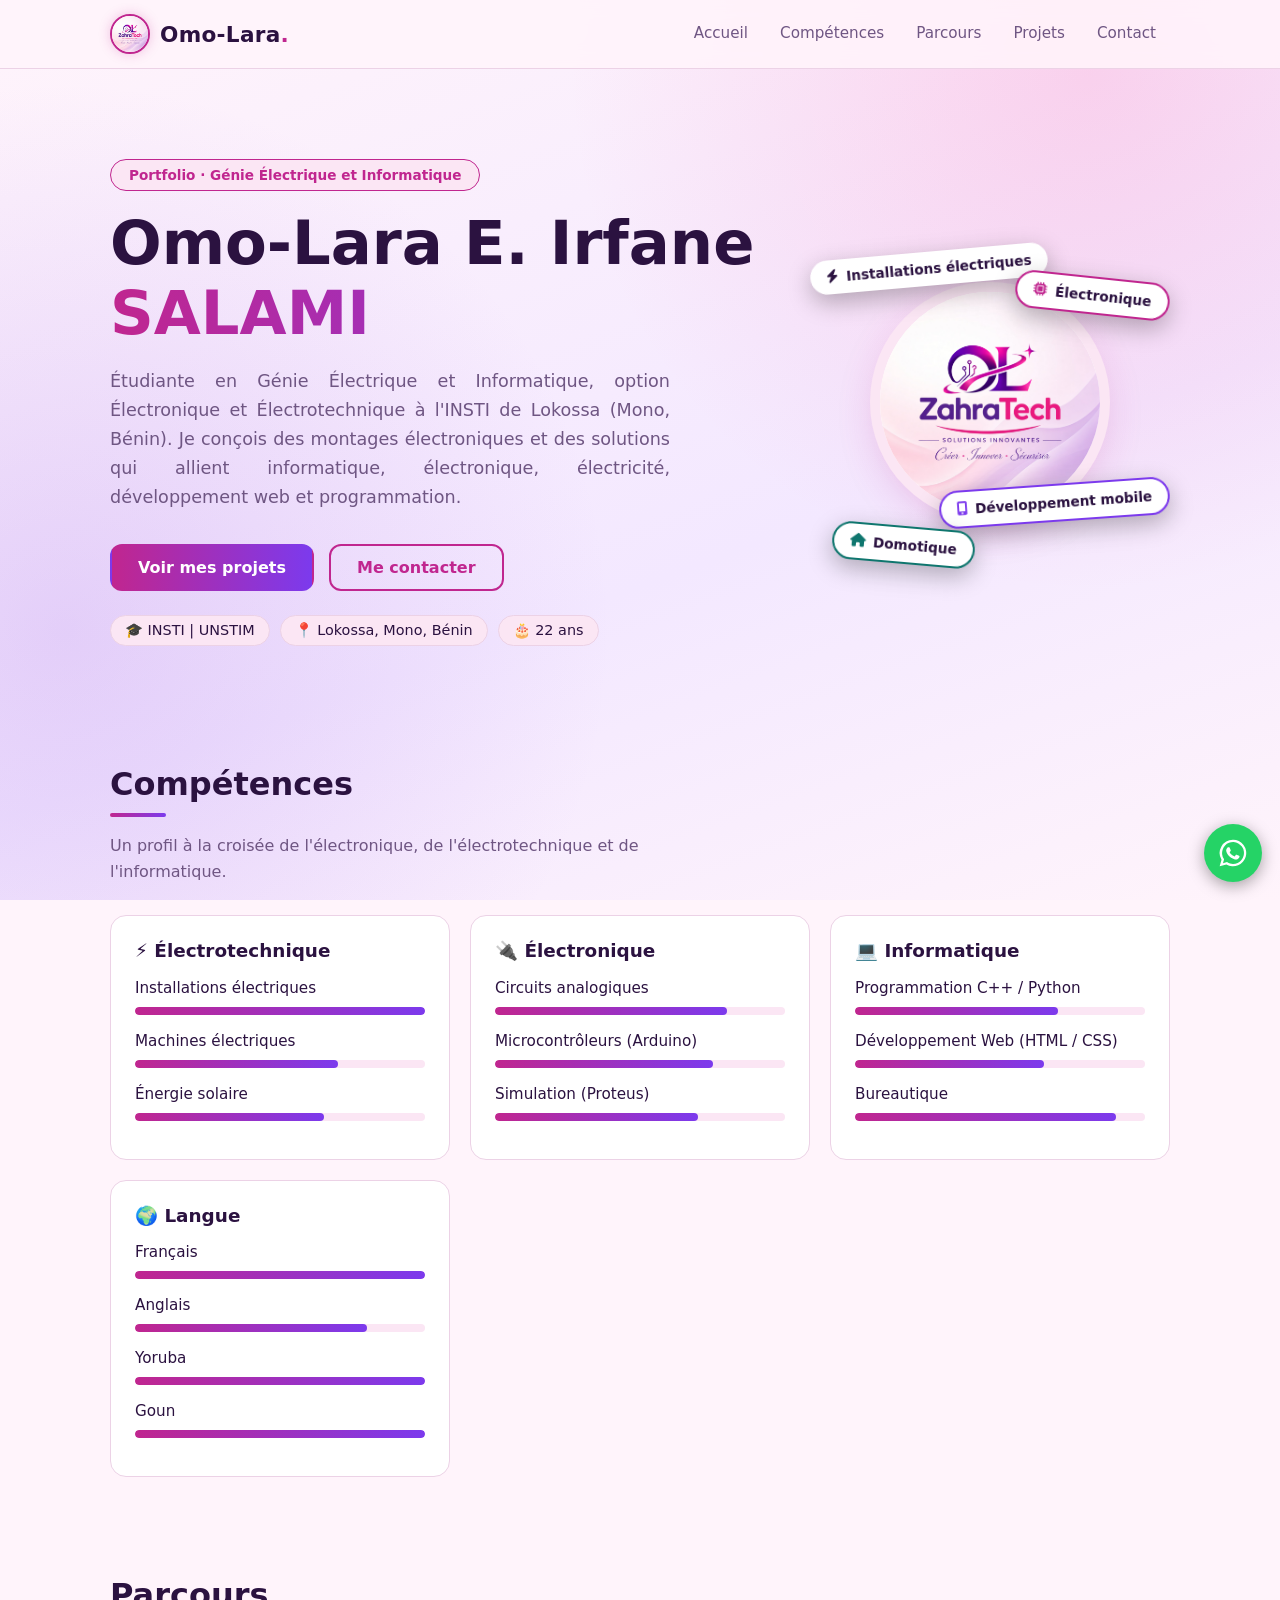
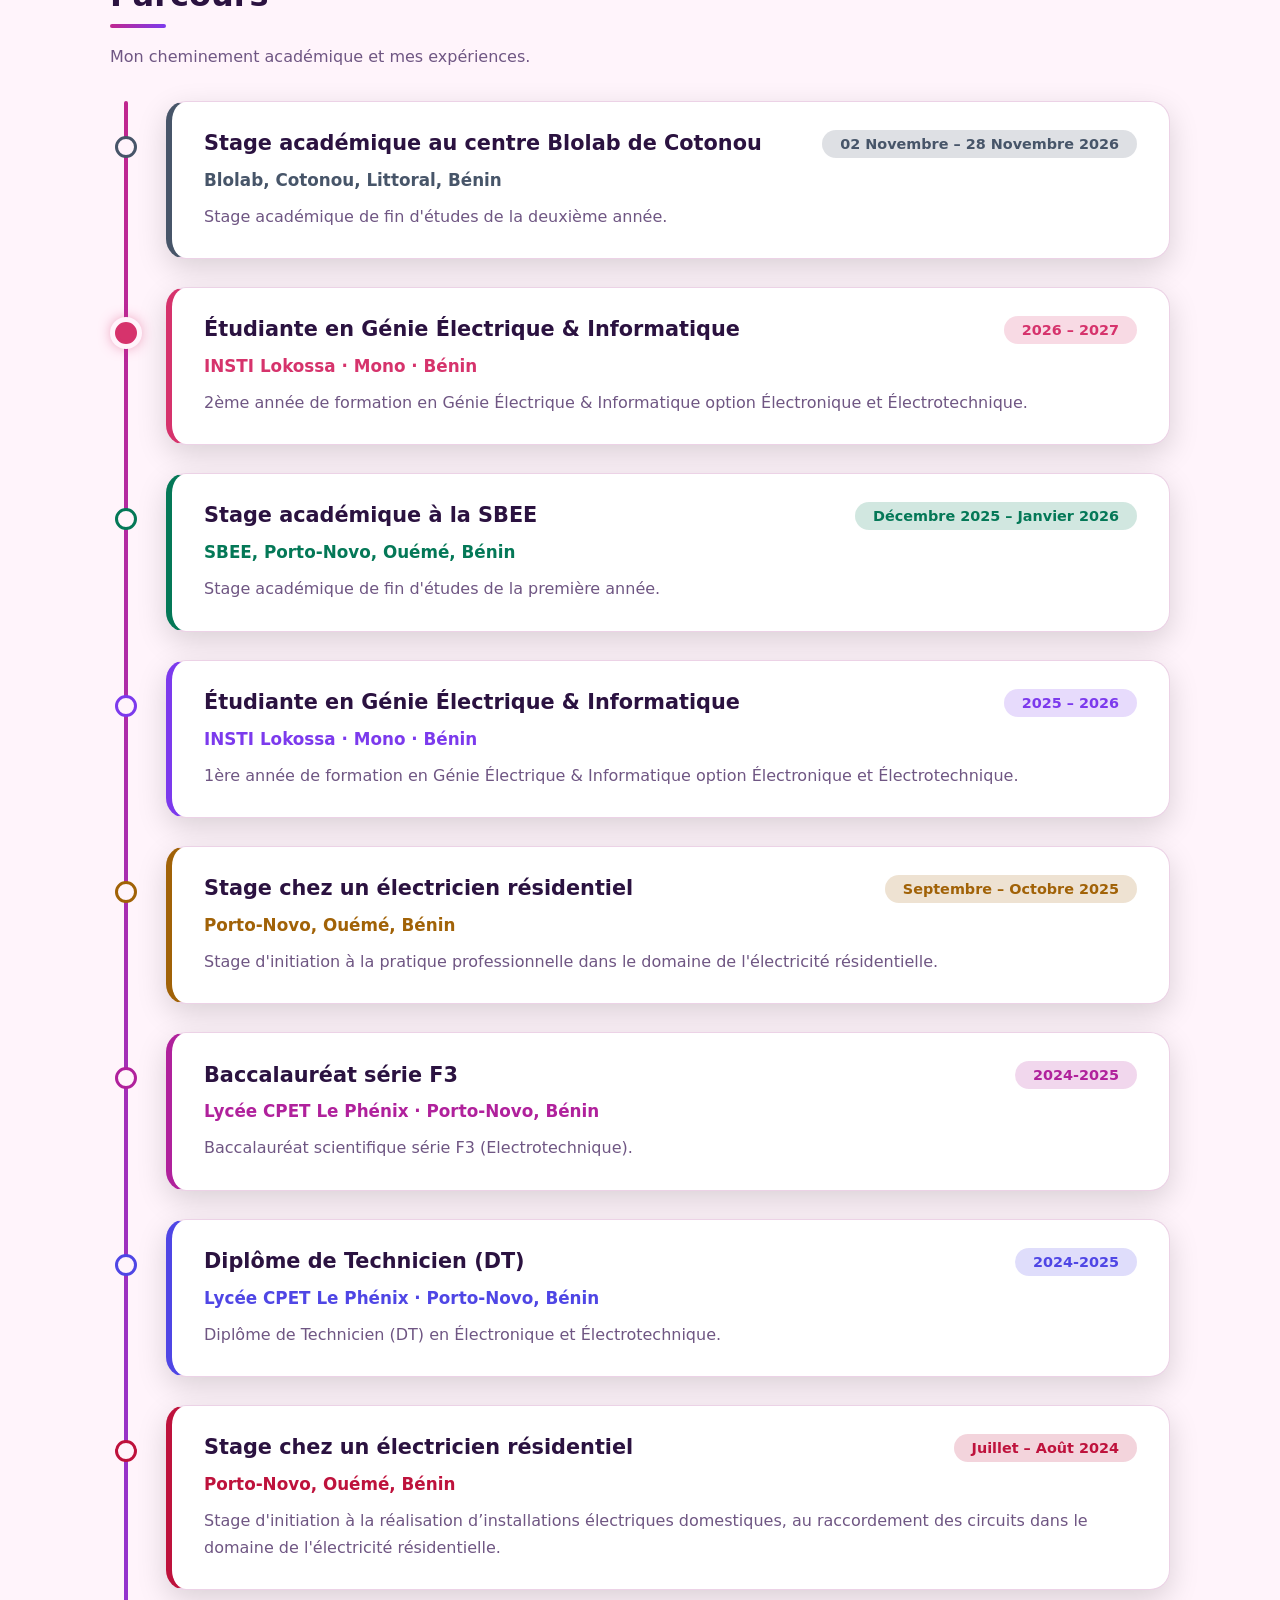
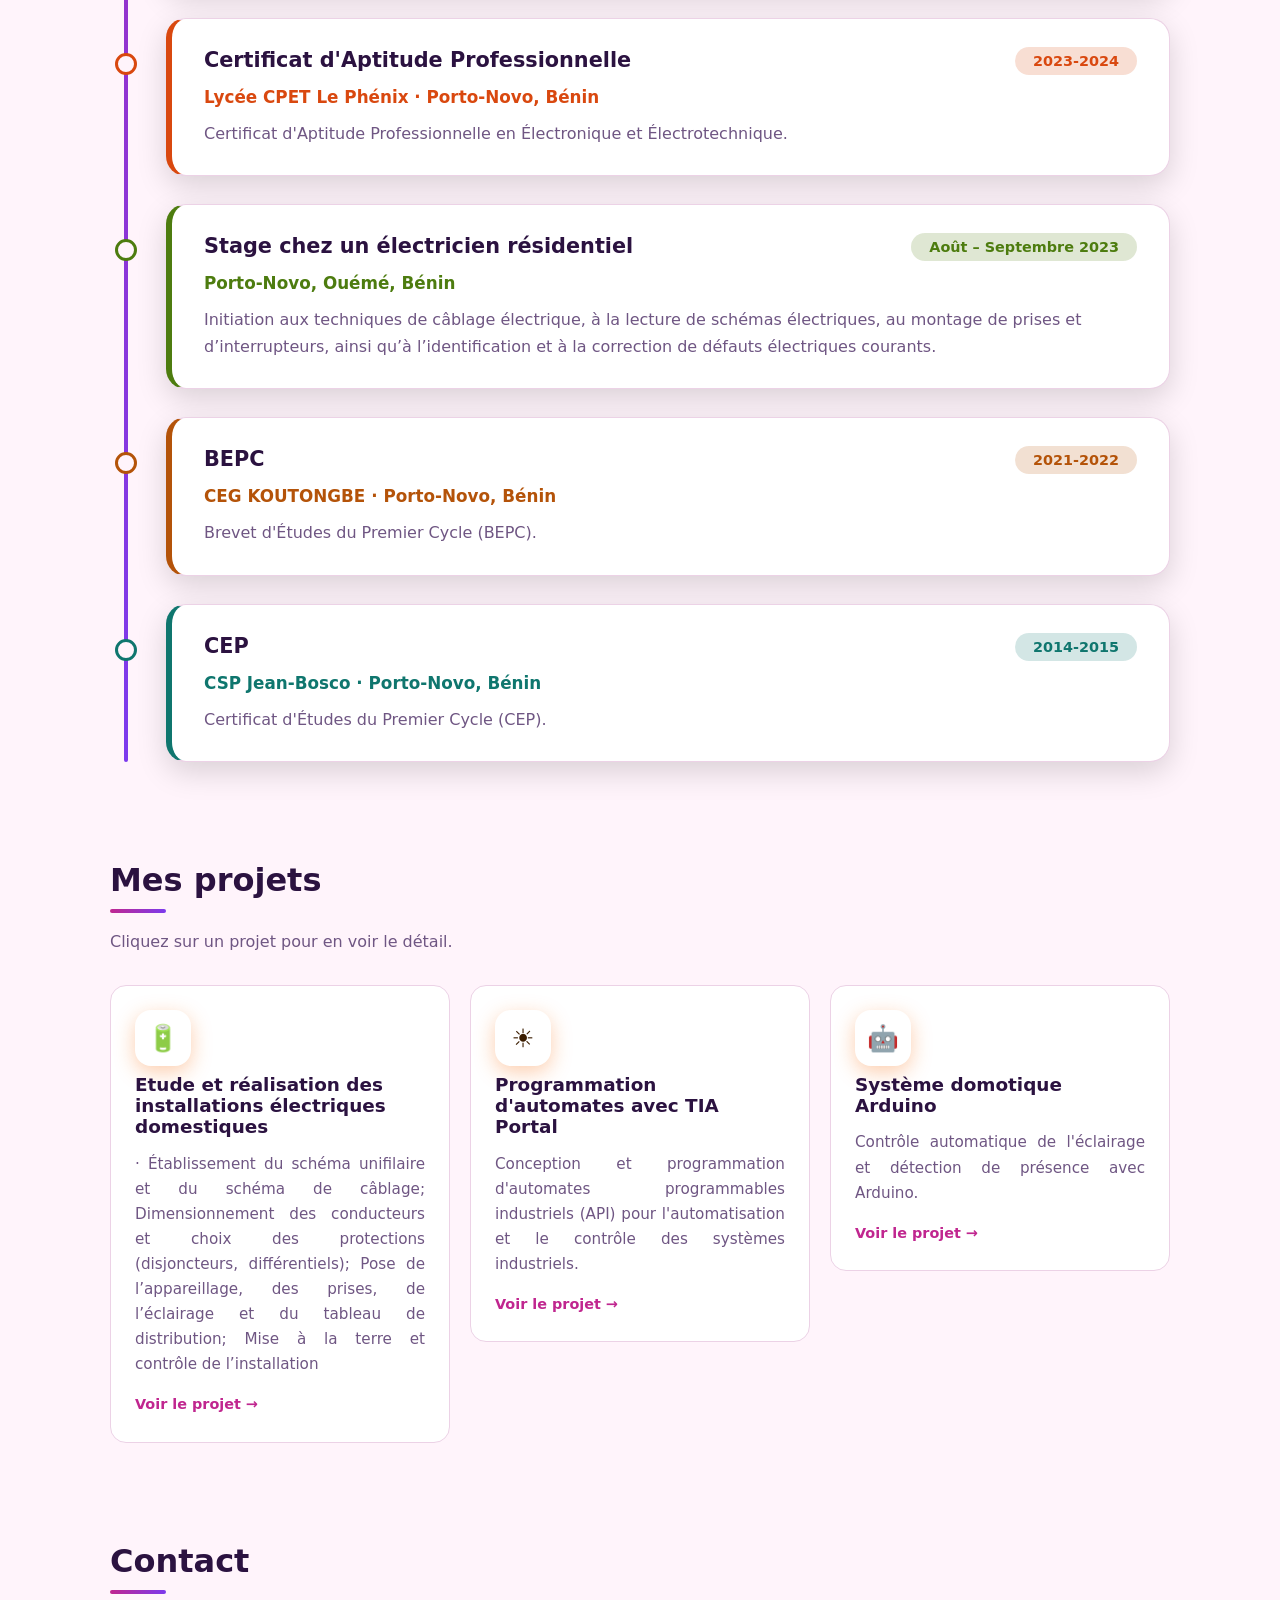
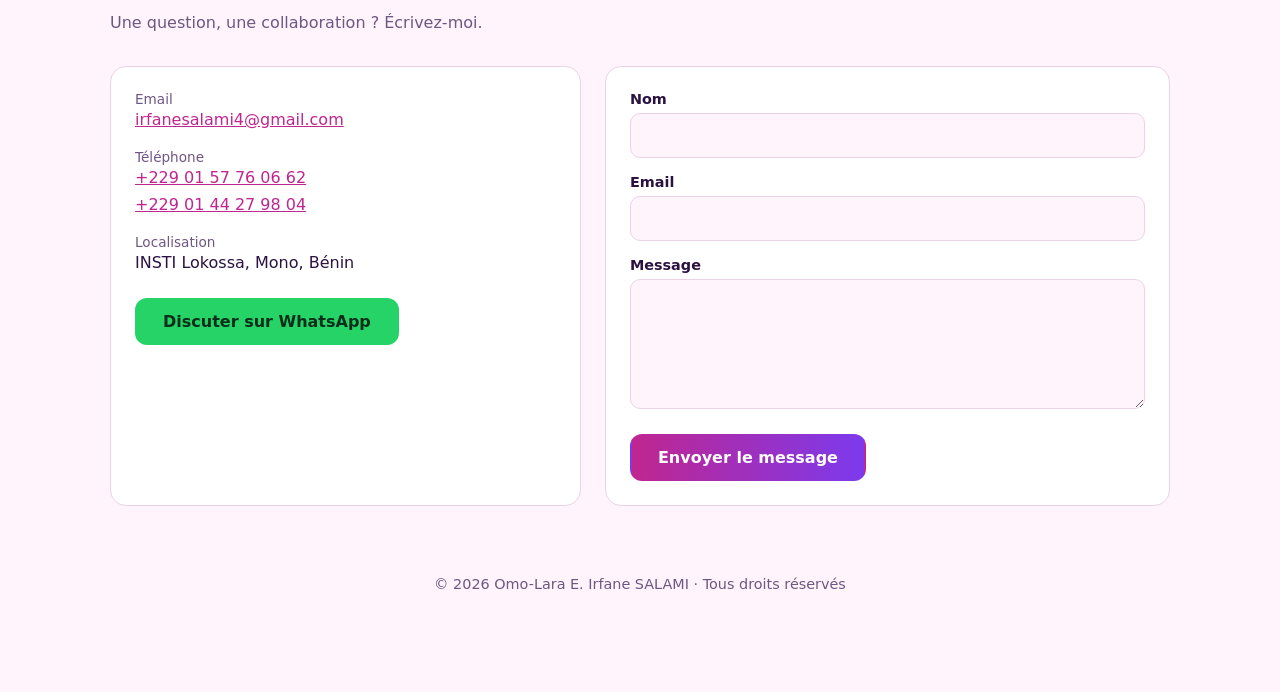
<file: index.html>
<!DOCTYPE html>
<!-- <!DOCTYPE html> : indique au navigateur que le document utilise HTML5 -->
<html lang="fr">
<!-- <html> : racine de la page. lang="fr" aide les lecteurs d'écran et les moteurs de recherche à savoir que le texte est en français -->

<head>  <!-- <head> : contient les informations invisibles de la page (titre, styles, réglages) -->
    <meta charset="utf-8"> <!-- charset="utf-8" : permet d'afficher correctement les accents (é, è, ç) et les emojis -->
    <meta name="viewport" content="width=device-width, initial-scale=1, viewport-fit=cover">    <!-- viewport : adapte la page à la largeur des téléphones ; viewport-fit=cover gère les écrans à encoche -->
    <meta name="description" content="Portfolio d'Omo-Lara E. Irfane SALAMI, étudiante en Génie Électrique et Informatique à l'INSTI de Lokossa (Bénin) : compétences, parcours et projets.">   <!-- description : texte affiché par Google sous le titre dans les résultats de recherche -->
    <meta name="theme-color" content="#1b1030"> <!-- theme-color : colore la barre du navigateur sur mobile (même violet foncé que le site) -->
    <title>Omo-Lara Irfane SALAMI – Portfolio</title>   <!-- <title> : titre affiché dans l'onglet du navigateur -->
    <link rel="stylesheet" href="https://cdnjs.cloudflare.com/ajax/libs/font-awesome/6.5.1/css/all.min.css" crossorigin="anonymous" referrerpolicy="no-referrer">           <!-- Charge la bibliothèque d'icônes Font Awesome depuis internet : sans cette ligne, les balises <i class="fas fa-..."> restent vides -->
    <link rel="stylesheet" href="styles.css">   <!-- <link rel="stylesheet"> : relie la page à la feuille de style styles.css -->
</head>

<body>
    <!-- <body> : tout le contenu visible de la page -->

    <a class="lien-evitement" href="#contenu-principal">Aller au contenu principal</a>
    <!-- Lien d'accessibilité : invisible tant qu'on ne navigue pas au clavier (touche Tab). Il permet de sauter directement au contenu -->

    <header class="entete">
        <!-- <header> : zone d'en-tête de la page (logo + menu) -->
        <div class="entete__barre">
            <!-- <div> : simple boîte de mise en page, ici pour aligner le logo et le menu sur une ligne -->
            <a class="logo" href="index.html#accueil">
                <!-- Le logo est un lien qui ramène à la page d'accueil ; il contient maintenant l'image ET le texte -->
                <img class="logo__image" src="./images/ZahraLogo.png" alt="" width="40" height="40">
                <!-- alt="" : image décorative ici, car le texte « Omo-Lara » à côté donne déjà le nom du lien aux lecteurs d'écran ;
                    width et height : réservent la place avant le chargement (évite que l'en-tête « saute ») -->
                <span>Omo-Lara<span class="logo__point">.</span></span>
                <!-- <span> extérieur : regroupe le texte pour la mise en page ; <span> intérieur : colore le point en rose -->
            </a>
            <nav class="menu" aria-label="Navigation principale">
                <!-- <nav> : balise sémantique pour un menu de navigation ; aria-label l'identifie pour les lecteurs d'écran -->
                <a href="index.html#accueil">Accueil</a>
                <a href="index.html#competences">Compétences</a>
                <a href="index.html#parcours">Parcours</a>
                <a href="index.html#projets">Projets</a>
                <a href="index.html#contact">Contact</a>
                <!-- Chaque lien pointe vers une section grâce à son identifiant (#id) -->
            </nav>
        </div>
    </header>

    <main id="contenu-principal">
        <!-- <main> : contenu principal et unique de la page (il ne doit apparaître qu'une fois) -->

        <!-- ========== SECTION 1 : ACCUEIL ========== -->
        <section id="accueil" class="hero" aria-labelledby="titre-hero">
            <!-- <section> : regroupe un bloc de contenu thématique ; aria-labelledby le relie à son titre (#titre-hero) -->
            <div class="hero__texte">
                <p class="surtitre">Portfolio · Génie Électrique et Informatique</p>
                <!-- <p> : paragraphe. Ici un petit texte d'introduction au-dessus du titre -->
                <h1 id="titre-hero" class="hero__titre">Omo-Lara E. Irfane <span class="hero__nom">SALAMI</span></h1>
                <!-- <h1> : titre principal de la page (un seul par page). Le nom de famille est mis en valeur avec <span> -->
                <p class="hero__intro">Étudiante en Génie Électrique et Informatique, option Électronique et Électrotechnique à l'INSTI de Lokossa (Mono, Bénin). Je conçois des montages électroniques et des solutions qui allient informatique, électronique, électricité, développement web et programmation.</p>

                <div class="hero__boutons">
                    <a class="bouton" href="#projets">Voir mes projets</a>
                    <a class="bouton bouton--contour" href="#contact">Me contacter</a>
                    <!-- Deux boutons-liens : "bouton" = plein, "bouton--contour" = variante avec simple bordure -->
                </div>

                <ul class="infos">
                    <!-- <ul> : liste à puces ; chaque <li> est un élément de la liste (remplace les anciens <br>) -->
                    <li class="etiquette">🎓 INSTI | UNSTIM</li>
                    <li class="etiquette">📍 Lokossa, Mono, Bénin</li>
                    <li class="etiquette">🎂 22 ans</li>
                </ul>
            </div>

            <figure class="hero__visuel">
                <!-- <figure> : zone visuelle du hero ; elle sert de repère pour placer les pastilles autour du cercle -->
                <div class="avatar">
                    <img src="./images/ZahraLogo.png" alt="Logo d'Omo-Lara E. Irfane SALAMI" width="220" height="220">
                    <!-- Médaillon rond qui contient le logo -->
                </div>

                <ul class="modules" aria-label="Domaines de compétence">
                    <!-- <ul> : liste des 4 modules ; aria-label la décrit aux lecteurs d'écran -->
                    <li class="module module--electricite" data-amplitude="10" data-vitesse="1.3" data-phase="0">
                        <!-- data-amplitude = hauteur du va-et-vient en pixels ; data-vitesse = rapidité ; data-phase = décalage de départ (lus par le JavaScript) -->
                        <i class="fas fa-bolt" aria-hidden="true"></i> Installations électriques
                    </li>
                    <li class="module module--electronique" data-amplitude="12" data-vitesse="1.0" data-phase="1.5">
                        <i class="fas fa-microchip" aria-hidden="true"></i> Électronique
                    </li>
                    <li class="module module--mobile" data-amplitude="9" data-vitesse="1.5" data-phase="3">
                        <i class="fas fa-mobile-screen-button" aria-hidden="true"></i> Développement mobile
                    </li>
                    <li class="module module--domotique" data-amplitude="11" data-vitesse="1.15" data-phase="4.5">
                        <i class="fas fa-house" aria-hidden="true"></i> Domotique
                    </li>
                </ul>
            </figure>
        </section>

        <!-- ========== SECTION 2 : COMPÉTENCES ========== -->
        <section id="competences" class="section" aria-labelledby="titre-competences">
            <h2 id="titre-competences" class="section__titre">Compétences</h2>
            <!-- <h2> : titre d'une section (niveau 2, sous le <h1>) -->
            <p class="section__intro">Un profil à la croisée de l'électronique, de l'électrotechnique et de l'informatique.</p>

            <div class="grille">
                <!-- Grille : le CSS disposera les 3 cartes côte à côte, puis en colonne sur mobile -->

                <article class="carte">
                    <!-- <article> : bloc de contenu autonome, ici une catégorie de compétences -->
                    <h3 class="carte__titre">⚡ Électrotechnique</h3>
                    <!-- <h3> : sous-titre (niveau 3, sous le <h2>) -->
                    <ul class="competences">
                        <li class="competence">
                            <span class="competence__nom">Installations électriques</span>
                            <div class="competence__fond"><i class="competence__niveau" style="width:100%"></i></div>
                            <!-- competence__fond = barre grise ; competence__niveau = partie colorée dont la largeur (style="width") indique le niveau en % -->
                        </li>
                        <li class="competence">
                            <span class="competence__nom">Machines électriques</span>
                            <div class="competence__fond"><i class="competence__niveau" style="width:70%"></i></div>
                        </li>
                        <li class="competence">
                            <span class="competence__nom">Énergie solaire</span>
                            <div class="competence__fond"><i class="competence__niveau" style="width:65%"></i></div>
                        </li>
                    </ul>
                </article>

                <article class="carte">
                    <h3 class="carte__titre">🔌 Électronique</h3>
                    <ul class="competences">
                        <li class="competence">
                            <span class="competence__nom">Circuits analogiques</span>
                            <div class="competence__fond"><i class="competence__niveau" style="width:80%"></i></div>
                        </li>
                        <li class="competence">
                            <span class="competence__nom">Microcontrôleurs (Arduino)</span>
                            <div class="competence__fond"><i class="competence__niveau" style="width:75%"></i></div>
                        </li>
                        <li class="competence">
                            <span class="competence__nom">Simulation (Proteus)</span>
                            <div class="competence__fond"><i class="competence__niveau" style="width:70%"></i></div>
                        </li>
                    </ul>
                </article>

                <article class="carte">
                    <h3 class="carte__titre">💻 Informatique</h3>
                    <ul class="competences">
                        <li class="competence">
                            <span class="competence__nom">Programmation C++ / Python</span>
                            <div class="competence__fond"><i class="competence__niveau" style="width:70%"></i></div>
                        </li>
                        <li class="competence">
                            <span class="competence__nom">Développement Web (HTML / CSS)</span>
                            <div class="competence__fond"><i class="competence__niveau" style="width:65%"></i></div>
                        </li>
                        <li class="competence">
                            <span class="competence__nom">Bureautique</span>
                            <div class="competence__fond"><i class="competence__niveau" style="width:90%"></i></div>
                        </li>
                    </ul>
                </article>

                <article class="carte">
                    <h3 class="carte__titre">🌍 Langue</h3>
                    <ul class="competences">
                        <li class="competence">
                            <span class="competence__nom">Français</span>
                            <div class="competence__fond"><i class="competence__niveau" style="width:100%"></i></div>
                        </li>
                        <li class="competence">
                            <span class="competence__nom">Anglais</span>
                            <div class="competence__fond"><i class="competence__niveau" style="width:80%"></i></div>
                        </li>
                        <li class="competence">
                            <span class="competence__nom">Yoruba</span>
                            <div class="competence__fond"><i class="competence__niveau" style="width:100%"></i></div>
                        </li>
                        <li class="competence">
                            <span class="competence__nom">Goun</span>
                            <div class="competence__fond"><i class="competence__niveau" style="width:100%"></i></div>
                        </li>
                    </ul>
                </article>
            </div>
        </section>

                <!-- ========== SECTION 3 : PARCOURS ========== -->
        <section id="parcours" class="section" aria-labelledby="titre-parcours">
            <h2 id="titre-parcours" class="section__titre">Parcours</h2>
            <p class="section__intro">Mon cheminement académique et mes expériences.</p>

            <ol class="chronologie">
                <!-- <ol> : liste ordonnée (le parcours suit l'ordre du temps, du plus récent au plus ancien) -->

                    

                <li class="etape etape--ardoise">
                    <article class="etape__carte">
                        <header class="etape__entete">
                            <h3 class="etape__titre"> Stage académique au centre Blolab de Cotonou</h3>
                            <p class="etape__periode">02 Novembre – 28 Novembre 2026</p>
                        </header>
                        <p class="etape__lieu"> Blolab, Cotonou, Littoral, Bénin </p>
                        <p class="etape__texte">Stage académique de fin d'études de la deuxième année.</p>
                    </article>
                </li>

                <li class="etape etape--rose etape--actuelle">
                    <!-- <li> : une étape ; "etape--rose" = couleur de la carte ; "etape--actuelle" = pastille pleine (étape en cours) -->
                    <article class="etape__carte">
                        <!-- <article> : la carte, un contenu autonome -->
                        <header class="etape__entete">
                            <!-- <header> : titre de l'étape + période, alignés sur une ligne -->
                            <h3 class="etape__titre">Étudiante en Génie Électrique &amp; Informatique</h3>
                            <p class="etape__periode">2026 – 2027</p>
                            <!-- Pastille de la période, placée à droite grâce au CSS -->
                        </header>
                        <p class="etape__lieu">INSTI Lokossa · Mono · Bénin</p>
                        <!-- Établissement, écrit dans la couleur de la carte -->
                        <p class="etape__texte">2ème année de formation en Génie Électrique &amp; Informatique option Électronique et Électrotechnique.</p>
                    </article>
                </li>


                <li class="etape etape--emeraude">
                    <article class="etape__carte">
                        <header class="etape__entete">
                            <h3 class="etape__titre"> Stage académique à la SBEE</h3>
                            <p class="etape__periode">Décembre 2025 – Janvier 2026</p>
                        </header>
                        <p class="etape__lieu"> SBEE, Porto-Novo, Ouémé, Bénin </p>
                        <p class="etape__texte">Stage académique de fin d'études de la première année.</p>
                    </article>
                </li>

                <li class="etape etape--violet"> 
                    <article class="etape__carte">
                        <!-- <article> : la carte, un contenu autonome -->
                        <header class="etape__entete">
                            <!-- <header> : titre de l'étape + période, alignés sur une ligne -->
                            <h3 class="etape__titre">Étudiante en Génie Électrique &amp; Informatique</h3>
                            <p class="etape__periode">2025 – 2026</p>
                            <!-- Pastille de la période, placée à droite grâce au CSS -->
                        </header>
                        <p class="etape__lieu">INSTI Lokossa · Mono · Bénin</p>
                        <!-- Établissement, écrit dans la couleur de la carte -->
                        <p class="etape__texte">1ère année de formation en Génie Électrique &amp; Informatique option Électronique et Électrotechnique.</p>
                    </article>
                </li>
                        

                <li class="etape etape--citron"> 
                    <article class="etape__carte">
                        <header class="etape__entete">
                            <h3 class="etape__titre"> Stage chez un électricien résidentiel</h3>
                            <p class="etape__periode">Septembre – Octobre 2025</p>
                        </header>
                        <p class="etape__lieu">Porto-Novo, Ouémé, Bénin </p>
                        <p class="etape__texte">Stage d'initiation à la pratique professionnelle dans le domaine de l'électricité résidentielle.</p>
                    </article>
                </li>


                <li class="etape etape--fuchsia">
                    <article class="etape__carte">
                        <header class="etape__entete">
                            <h3 class="etape__titre">Baccalauréat série F3</h3>
                            <p class="etape__periode">2024-2025</p>
                        </header>
                        <p class="etape__lieu">Lycée CPET Le Phénix · Porto-Novo, Bénin</p>
                        <p class="etape__texte">Baccalauréat scientifique série F3 (Electrotechnique).</p>
                    </article>
                </li>

                <li class="etape etape--indigo">
                    <article class="etape__carte">
                        <header class="etape__entete">
                            <h3 class="etape__titre">Diplôme de Technicien (DT)</h3>
                            <p class="etape__periode">2024-2025</p>
                        </header>
                        <p class="etape__lieu">Lycée CPET Le Phénix · Porto-Novo, Bénin</p>
                        <p class="etape__texte">Diplôme de Technicien (DT) en Électronique et Électrotechnique.</p>
                    </article>
                </li>


                <li class="etape etape--framboise"> 
                    <article class="etape__carte">
                        <header class="etape__entete">
                            <h3 class="etape__titre"> Stage chez un électricien résidentiel</h3>
                            <p class="etape__periode">Juillet – Août 2024</p> 
                        </header>
                        <p class="etape__lieu">Porto-Novo, Ouémé, Bénin </p>
                        <p class="etape__texte">Stage d'initiation à la réalisation d’installations électriques domestiques, au raccordement des circuits dans le domaine de l'électricité résidentielle.</p>
                    </article>
                </li>


                <li class="etape etape--corail">
                    <article class="etape__carte">
                        <header class="etape__entete">
                            <h3 class="etape__titre">Certificat d'Aptitude Professionnelle</h3>
                            <p class="etape__periode">2023-2024</p>
                        </header>
                        <p class="etape__lieu">Lycée CPET Le Phénix · Porto-Novo, Bénin</p>
                        <p class="etape__texte">Certificat d'Aptitude Professionnelle en Électronique et Électrotechnique.</p>
                    </article>
                </li>


                <li class="etape etape--lime">
                    <article class="etape__carte">
                        <header class="etape__entete">
                            <h3 class="etape__titre"> Stage chez un électricien résidentiel</h3>
                            <p class="etape__periode">Août – Septembre 2023</p>
                        </header>
                        <p class="etape__lieu">Porto-Novo, Ouémé, Bénin </p>
                        <p class="etape__texte">Initiation aux techniques de câblage électrique, à la lecture de schémas électriques, au montage de prises et d’interrupteurs, ainsi qu’à l’identification et à la correction de défauts électriques courants.</p>
                    </article>
                </li>
                

                <li class="etape etape--ambre">
                    <article class="etape__carte">
                        <header class="etape__entete">
                            <h3 class="etape__titre">BEPC</h3>
                            <p class="etape__periode">2021-2022</p>
                        </header>
                        <p class="etape__lieu">CEG KOUTONGBE · Porto-Novo, Bénin</p>
                        <p class="etape__texte">Brevet d'Études du Premier Cycle (BEPC).</p>
                    </article>
                </li>

                <li class="etape etape--turquoise">
                    <article class="etape__carte">
                        <header class="etape__entete">
                            <h3 class="etape__titre">CEP</h3>
                            <p class="etape__periode">2014-2015</p>
                        </header>
                        <p class="etape__lieu">CSP Jean-Bosco · Porto-Novo, Bénin</p>
                        <p class="etape__texte">Certificat d'Études du Premier Cycle (CEP).</p>
                    </article>
                </li>
            </ol>
        </section>

        <!-- ========== SECTION 4 : PROJETS ========== -->
        <section id="projets" class="section" aria-labelledby="titre-projets">
            <h2 id="titre-projets" class="section__titre">Mes projets</h2>
            <p class="section__intro">Cliquez sur un projet pour en voir le détail.</p>

            <ul class="grille">
                <!-- <ul> : liste de 4 cartes ; chaque <li> est un projet. Un clic ouvre la page .html du projet.
                     Pour ajouter un projet : copier un <li>, changer le lien et les textes, puis créer la page correspondante -->
                <li>
                    <a class="carte carte-projet" href="projet_electricite.html">
                        <!-- Toute la carte est un lien vers la page du projet -->
                        <div class="carte-projet__icone" aria-hidden="true">🔋</div>
                        <!-- Emoji décoratif (caché aux lecteurs d'écran) -->
                        <h3 class="carte__titre">Etude et réalisation des installations électriques domestiques</h3>
                        <p class="carte-projet__texte">· Établissement du schéma unifilaire et du schéma de câblage; Dimensionnement des conducteurs et choix des protections (disjoncteurs, différentiels); Pose de l’appareillage, des prises, de l’éclairage et du tableau de distribution; Mise à la terre et contrôle de l’installation</p>
                        <span class="carte-projet__lien">Voir le projet →</span>
                    </a>
                </li>
                <li>
                    <a class="carte carte-projet" href="projet_api.html">
                        <!-- Toute la carte est un lien vers la page du projet -->
                        <div class="carte-projet__icone" aria-hidden="true">☀️</div>
                        <!-- Emoji décoratif (caché aux lecteurs d'écran) -->
                        <h3 class="carte__titre">Programmation d'automates avec TIA Portal</h3>
                        <p class="carte-projet__texte">Conception et programmation d'automates programmables industriels (API) pour l'automatisation et le contrôle des systèmes industriels.</p>
                        <span class="carte-projet__lien">Voir le projet →</span>
                    </a>
                </li>
                <li>
                    <a class="carte carte-projet" href="projet_arduino.html">
                        <!-- Toute la carte est un lien vers la page du projet -->
                        <div class="carte-projet__icone" aria-hidden="true">🤖</div>
                        <!-- Emoji décoratif (caché aux lecteurs d'écran) -->
                        <h3 class="carte__titre">Système domotique Arduino</h3>
                        <p class="carte-projet__texte">Contrôle automatique de l'éclairage et détection de présence avec Arduino.</p>
                        <span class="carte-projet__lien">Voir le projet →</span>
                    </a>
                </li>
            </ul>
        </section>

        <!-- ========== SECTION 5 : CONTACT ========== -->
        <section id="contact" class="section" aria-labelledby="titre-contact">
            <h2 id="titre-contact" class="section__titre">Contact</h2>
            <p class="section__intro">Une question, une collaboration ? Écrivez-moi.</p>

            <div class="contact">
                <!-- Deux colonnes : coordonnées à gauche, formulaire à droite -->

                <address class="carte coordonnees">
                    <!-- <address> : balise sémantique réservée aux coordonnées de contact de l'auteur -->
                    <p>
                        <span class="coordonnees__label">Email</span>
                        <a href="mailto:irfanesalami4@gmail.com">irfanesalami4@gmail.com</a>
                        <!-- mailto: ouvre l'application de messagerie -->
                    </p>
                    <p>
                        <span class="coordonnees__label">Téléphone</span>
                        <a href="tel:+2290157760662">+229 01 57 76 06 62</a><br>
                        <a href="tel:+2290144279804">+229 01 44 27 98 04</a>
                        <!-- tel: lance un appel depuis un téléphone ; <br> force un retour à la ligne -->
                    </p>
                    <p>
                        <span class="coordonnees__label">Localisation</span>
                        INSTI Lokossa, Mono, Bénin
                    </p>
                    <a class="bouton bouton--whatsapp" href="https://wa.me/2290157760662" target="_blank" rel="noopener">Discuter sur WhatsApp</a>
                    <!-- target="_blank" ouvre un nouvel onglet ; rel="noopener" sécurise ce nouvel onglet -->
                </address>

                <form class="carte formulaire" id="f" action="https://api.web3forms.com/submit" method="POST">
                    <!-- action + method : adresse du service Web3Forms qui reçoit le message et le transmet par e-mail.
                        Sans JavaScript, le formulaire fonctionne quand même grâce à ces deux attributs -->
                    <input type="hidden" name="access_key" value="392321c5-c0ee-4a7a-99c7-f6b2e03dc2f9">
                    <!-- Clé d'accès reçue par e-mail : colle-la à la place du texte. Elle est publique par conception -->
                    <input type="hidden" name="subject" value="Nouveau message depuis le portfolio">
                    <!-- Objet de l'e-mail que tu recevras -->
                    <input type="hidden" name="from_name" value="Portfolio – Omo-Lara E. Irfane SALAMI">
                    <!-- Nom d'expéditeur affiché dans ta boîte mail -->
                    <input type="checkbox" name="botcheck" class="formulaire__piege" tabindex="-1" autocomplete="off" aria-hidden="true">
                    <!-- Piège anti-spam : invisible pour les humains, cochée par les robots, dont le message est alors rejeté -->

                    <label class="formulaire__champ" for="n">Nom
                        <input id="n" name="name" type="text" autocomplete="name" required>
                        <!-- name="name" : nom attendu par Web3Forms pour l'expéditeur -->
                    </label>
                    <label class="formulaire__champ" for="e">Email
                        <input id="e" name="email" type="email" autocomplete="email" required>
                        <!-- name="email" : l'adresse du visiteur ; en cliquant sur « Répondre », tu lui réponds directement -->
                    </label>
                    <label class="formulaire__champ" for="m">Message
                        <textarea id="m" name="message" rows="5" required></textarea>
                    </label>
                    <button class="bouton" type="submit">Envoyer le message</button>
                    <p id="ok" class="formulaire__confirmation" role="status"></p>
                    <!-- Paragraphe vide : le JavaScript y écrit « Merci ! » ou le message d'erreur -->
                </form>
            </div>
        </section>
    </main>

    <footer class="pied">
        <!-- <footer> : pied de page (mentions de fin) -->
        <p>© 2026 Omo-Lara E. Irfane SALAMI · Tous droits réservés</p>
    </footer>

    <a class="whatsapp" href="https://wa.me/2290157760662" target="_blank" rel="noopener" aria-label="Discuter sur WhatsApp">
        <!-- Bouton rond flottant en bas à droite ; aria-label donne un nom au lien car il ne contient qu'une icône -->
        <svg viewBox="0 0 24 24" aria-hidden="true" focusable="false"><path d="M12 2a10 10 0 0 0-8.6 15.1L2 22l5-1.3A10 10 0 1 0 12 2zm0 18.2c-1.5 0-3-.4-4.2-1.2l-.3-.2-3 .8.8-2.9-.2-.3A8.2 8.2 0 1 1 12 20.2zm4.5-6.1c-.2-.1-1.5-.7-1.7-.8-.2-.1-.4-.1-.6.1l-.8 1c-.1.2-.3.2-.5.1-.7-.3-1.5-.8-2.1-1.4-.6-.5-1-1.2-1.2-1.5-.1-.2 0-.4.1-.5l.4-.4.2-.4v-.4l-.8-1.8c-.2-.5-.4-.4-.6-.4h-.4c-.2 0-.5.1-.7.3-.7.7-1 1.5-.9 2.5.2 1.1.7 2.1 1.4 3 1.4 1.8 3.1 2.7 4.7 3.1.9.3 1.7.2 2.3 0 .7-.2 1.3-.9 1.5-1.6.1-.4.1-.7 0-.8z"/></svg>
        <!-- <svg> : image vectorielle (logo WhatsApp) nette à toutes les tailles ; <path> en dessine le contour -->
    </a>

    <script src="script.js"></script>
    <!-- <script> : charge le JavaScript en fin de page, une fois tout le HTML affiché -->
</body>

</html>
</file>
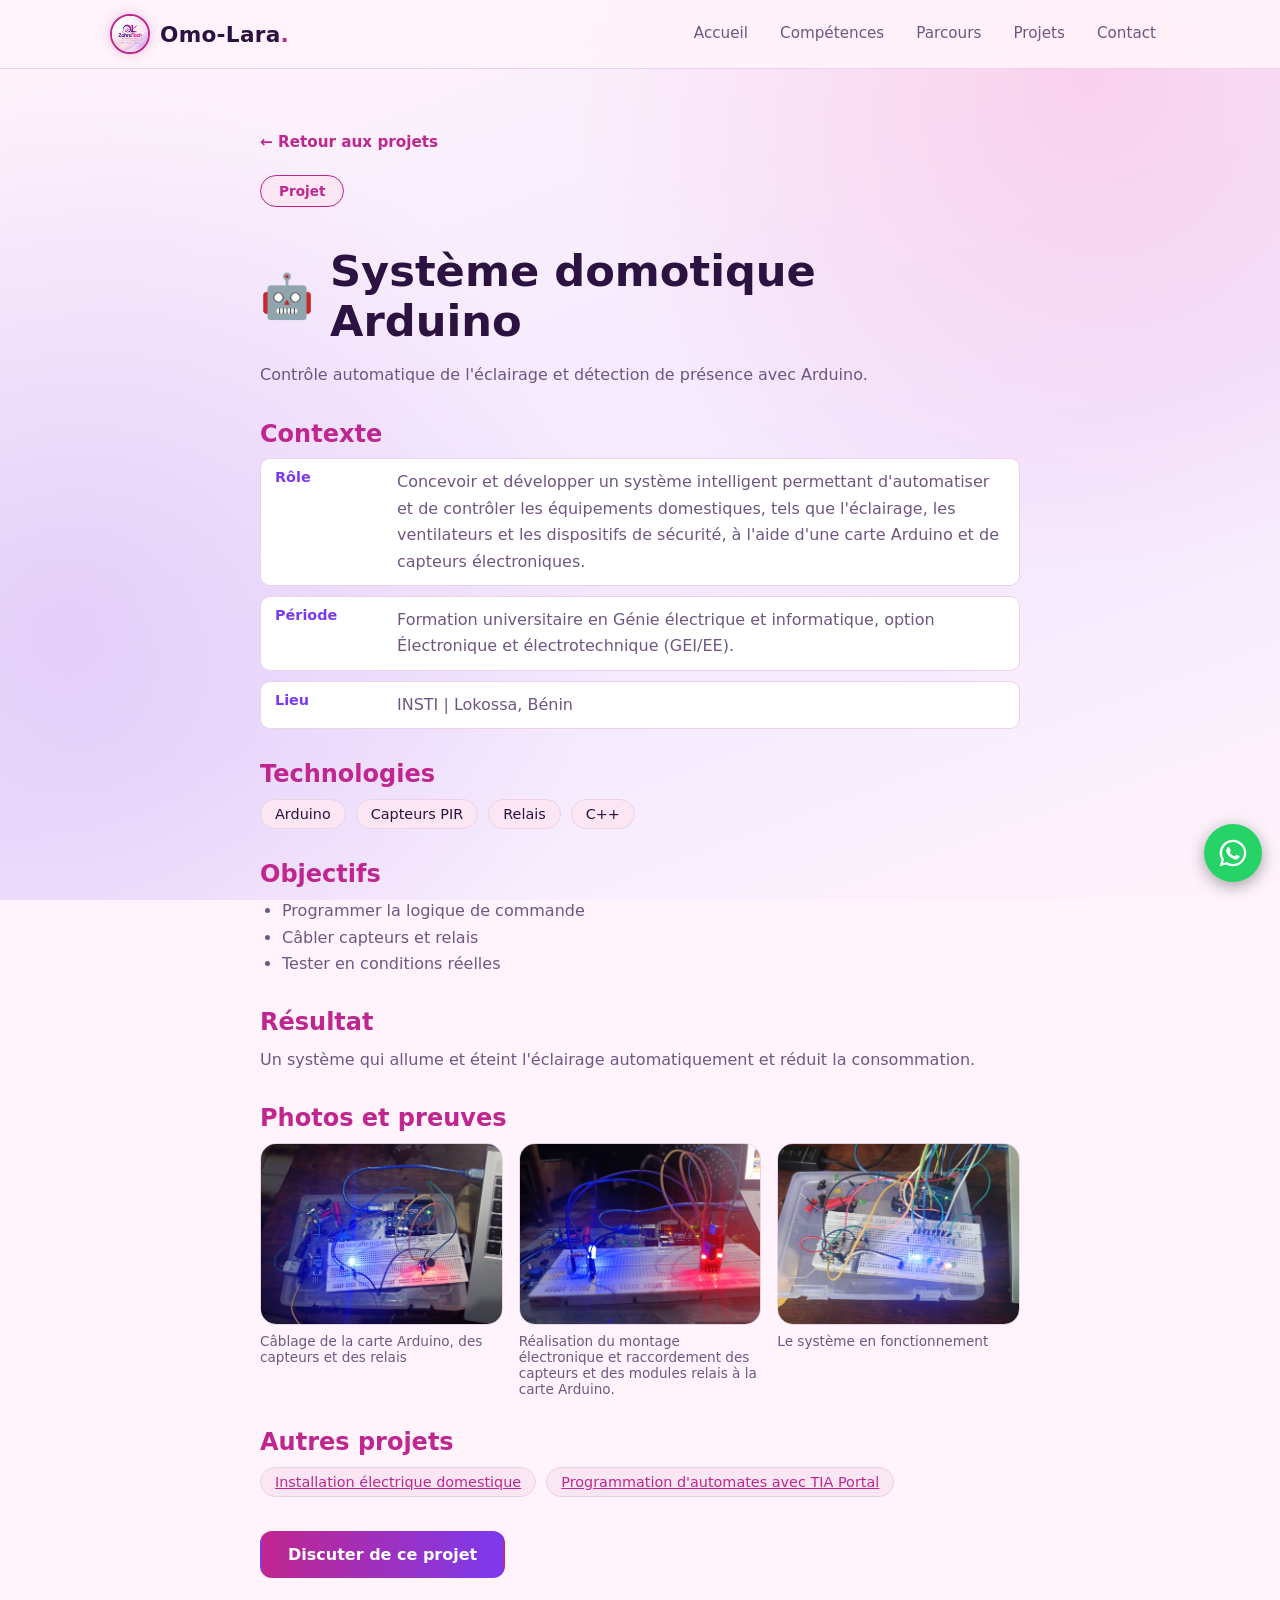
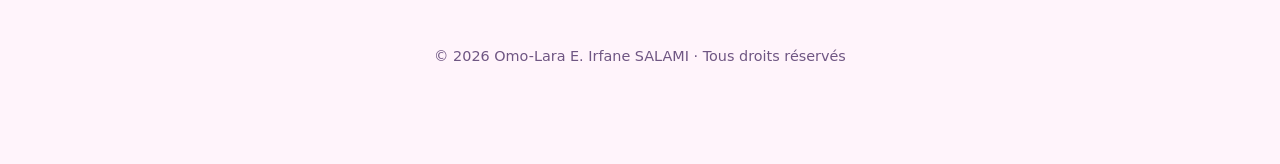
<file: projet_arduino.html>
<!DOCTYPE html>
<!-- <!DOCTYPE html> : indique au navigateur que le document utilise HTML5 -->
<html lang="fr">
<!-- <html> : racine de la page. lang="fr" signale que le contenu est en français -->

<head>
    <!-- <head> : informations invisibles de la page (titre, styles, réglages) -->
    <meta charset="utf-8">
    <!-- charset="utf-8" : affichage correct des accents et des emojis -->
    <meta name="viewport" content="width=device-width, initial-scale=1, viewport-fit=cover">
    <!-- viewport : adapte la page à la largeur des téléphones ; viewport-fit=cover gère les écrans à encoche -->
    <meta name="description" content="Système domotique Arduino : Contrôle automatique de l'éclairage et détection de présence avec Arduino. Projet d'Omo-Lara E. Irfane SALAMI.">
    <!-- description : texte affiché par Google sous le titre dans les résultats de recherche -->
    <meta name="theme-color" content="#1b1030">
    <!-- theme-color : colore la barre du navigateur sur mobile (même violet que le site) -->
    <title>Système domotique Arduino – Omo-Lara Irfane SALAMI</title>
    <!-- <title> : titre affiché dans l'onglet du navigateur -->
    <link rel="stylesheet" href="styles.css">
    <!-- <link rel="stylesheet"> : relie la page à la feuille de style commune styles.css -->
</head>

<body>
    <!-- <body> : tout le contenu visible de la page -->

    <a class="lien-evitement" href="#contenu-principal">Aller au contenu principal</a>
    <!-- Lien d'accessibilité : invisible tant qu'on ne navigue pas au clavier (touche Tab) ; il saute directement au contenu -->

    <header class="entete">
        <!-- <header> : en-tête de la page, identique sur toutes les pages -->
        <div class="entete__barre">
            <!-- Boîte qui aligne le logo et le menu sur une ligne -->
            <a class="logo" href="index.html#accueil">
                <!-- Le logo est un lien qui ramène à la page d'accueil ; il contient maintenant l'image ET le texte -->
                <img class="logo__image" src="./images/ZahraLogo.png" alt="" width="40" height="40">
                <!-- alt="" : image décorative ici, car le texte « Omo-Lara » à côté donne déjà le nom du lien aux lecteurs d'écran ;
                    width et height : réservent la place avant le chargement (évite que l'en-tête « saute ») -->
                <span>Omo-Lara<span class="logo__point">.</span></span>
                <!-- <span> extérieur : regroupe le texte pour la mise en page ; <span> intérieur : colore le point en rose -->
            </a>
            <nav class="menu" aria-label="Navigation principale">
                <!-- <nav> : menu de navigation ; aria-label l'identifie pour les lecteurs d'écran -->
                <a href="index.html#accueil">Accueil</a>
                <a href="index.html#competences">Compétences</a>
                <a href="index.html#parcours">Parcours</a>
                <a href="index.html#projets">Projets</a>
                <a href="index.html#contact">Contact</a>
                <!-- Les liens commencent par "index.html" car ils pointent vers des sections d'une AUTRE page -->
            </nav>
        </div>
    </header>

    <main id="contenu-principal" class="page-projet">
        <!-- <main> : contenu principal et unique de la page ; la classe "page-projet" donne la colonne étroite centrée -->

        <a class="page-projet__retour" href="index.html#projets">← Retour aux projets</a>
        <!-- Lien de retour vers la section « Mes projets » de l'accueil -->

        <article>
            <!-- <article> : contenu autonome = la fiche complète de ce projet -->

            <header>
                <!-- <header> (dans l'article) : en-tête de la fiche -->
                <p class="surtitre">Projet</p>
                <!-- Petit badge au-dessus du titre -->
                <h1 class="page-projet__titre"><span aria-hidden="true">🤖</span> Système domotique Arduino</h1>
                <!-- <h1> : titre principal de la page (un seul par page) ; l'emoji est décoratif -->
                <p class="section__intro">Contrôle automatique de l'éclairage et détection de présence avec Arduino.</p>
                <!-- Phrase de présentation du projet -->
            </header>

            <section aria-labelledby="titre-contexte">
                <!-- <section> : bloc thématique ; aria-labelledby le relie à son titre (#titre-contexte) -->
                <h2 id="titre-contexte" class="page-projet__sous-titre">Contexte</h2>
                <!-- <h2> : titre de section (niveau 2, sous le <h1>) -->
                <dl class="contexte">
                    <!-- <dl> : liste de définitions (terme + valeur), adaptée à « Rôle : … », « Période : … » -->
                    <div class="contexte__ligne"><dt>Rôle</dt><dd>Concevoir et développer un système intelligent permettant d'automatiser et de contrôler les équipements domestiques, tels que l'éclairage, les ventilateurs et les dispositifs de sécurité, à l'aide d'une carte Arduino et de capteurs électroniques.</dd></div>
                    <!-- <dt> = le terme ; <dd> = sa valeur ; <div> regroupe les deux pour la mise en page -->
                    <div class="contexte__ligne"><dt>Période</dt><dd>Formation universitaire en Génie électrique et informatique, option Électronique et électrotechnique (GEI/EE).</dd></div>
                    <div class="contexte__ligne"><dt>Lieu</dt><dd>INSTI | Lokossa, Bénin</dd></div>
                </dl>
            </section>

            <section aria-labelledby="titre-technologies">
                <h2 id="titre-technologies" class="page-projet__sous-titre">Technologies</h2>
                <ul class="infos">
                    <!-- <ul> : liste ; "infos" + "etiquette" affichent les mots-clés sous forme de pastilles -->
                    <li class="etiquette">Arduino</li>
                    <li class="etiquette">Capteurs PIR</li>
                    <li class="etiquette">Relais</li>
                    <li class="etiquette">C++</li>
                </ul>
            </section>

            <section aria-labelledby="titre-objectifs">
                <h2 id="titre-objectifs" class="page-projet__sous-titre">Objectifs</h2>
                <ul class="page-projet__liste">
                    <!-- Liste à puces des objectifs du projet -->
                    <li>Programmer la logique de commande</li>
                    <li>Câbler capteurs et relais</li>
                    <li>Tester en conditions réelles</li>
                </ul>
            </section>

            <section aria-labelledby="titre-resultat">
                <h2 id="titre-resultat" class="page-projet__sous-titre">Résultat</h2>
                <p class="page-projet__texte">Un système qui allume et éteint l'éclairage automatiquement et réduit la consommation.</p>
            </section>

            <section aria-labelledby="titre-galerie">
                <h2 id="titre-galerie" class="page-projet__sous-titre">Photos et preuves</h2>
                <ul class="galerie">
                    <!-- Galerie : chaque <li> contient une photo et sa légende.
                         Les photos se déposent dans le dossier images/ avec le nom indiqué dans src -->
                    <li>
                        <figure class="galerie__figure">
                            <a class="galerie__lien" href="images/arduino-1.jpg" target="_blank" rel="noopener">
                                <img class="galerie__image" src="images/ard1.jpeg" alt="Câblage de la carte Arduino, des capteurs et des relais" loading="lazy">
                            </a>
                            <figcaption class="galerie__legende">Câblage de la carte Arduino, des capteurs et des relais</figcaption>
                        </figure>
                    </li>
                    <li>
                        <figure class="galerie__figure">
                            <a class="galerie__lien" href="images/arduino-2.jpg" target="_blank" rel="noopener">
                                <img class="galerie__image" src="images/ard2.jpeg" alt="Extrait du code téléversé sur la carte" loading="lazy">
                            </a>
                            <figcaption class="galerie__legende">Réalisation du montage électronique et raccordement des capteurs et des modules relais à la carte Arduino.</figcaption>
                        </figure>
                    </li>
                    <li>
                        <figure class="galerie__figure">
                            <a class="galerie__lien" href="images/arduino-3.jpg" target="_blank" rel="noopener">
                                <img class="galerie__image" src="images/ard3.jpeg" alt="Le système en fonctionnement" loading="lazy">
                            </a>
                            <figcaption class="galerie__legende">Le système en fonctionnement</figcaption>
                        </figure>
                    </li>
                    <!-- <figure> + <figcaption> : image et légende ; <a> : un clic ouvre la photo en grand dans un nouvel onglet ;
                         alt : texte lu par les lecteurs d'écran et affiché si l'image manque ;
                         loading="lazy" : l'image ne se charge que lorsqu'elle approche de l'écran -->
                </ul>
            </section>

            <section aria-labelledby="titre-autres">
                <h2 id="titre-autres" class="page-projet__sous-titre">Autres projets</h2>
                <ul class="infos">
                    <!-- Liens rapides vers les autres pages projet -->
                    <li class="etiquette"><a href="projet_electricite.html">Installation électrique domestique</a></li>
                    <li class="etiquette"><a href="projet_api.html">Programmation d'automates avec TIA Portal</a></li> 
                </ul>
            </section>

            <a class="bouton" href="index.html#contact">Discuter de ce projet</a>
            <!-- Bouton qui ramène au formulaire de contact de l'accueil -->
        </article>
    </main>

    <footer class="pied">
        <!-- <footer> : pied de page, identique sur toutes les pages -->
        <p>© 2026 Omo-Lara E. Irfane SALAMI · Tous droits réservés</p>
    </footer>

    <a class="whatsapp" href="https://wa.me/2290157760662" target="_blank" rel="noopener" aria-label="Discuter sur WhatsApp">
        <!-- Bouton rond flottant ; target="_blank" ouvre un nouvel onglet, rel="noopener" le sécurise ; aria-label nomme le lien car il ne contient qu'une icône -->
        <svg viewBox="0 0 24 24" aria-hidden="true" focusable="false"><path d="M12 2a10 10 0 0 0-8.6 15.1L2 22l5-1.3A10 10 0 1 0 12 2zm0 18.2c-1.5 0-3-.4-4.2-1.2l-.3-.2-3 .8.8-2.9-.2-.3A8.2 8.2 0 1 1 12 20.2zm4.5-6.1c-.2-.1-1.5-.7-1.7-.8-.2-.1-.4-.1-.6.1l-.8 1c-.1.2-.3.2-.5.1-.7-.3-1.5-.8-2.1-1.4-.6-.5-1-1.2-1.2-1.5-.1-.2 0-.4.1-.5l.4-.4.2-.4v-.4l-.8-1.8c-.2-.5-.4-.4-.6-.4h-.4c-.2 0-.5.1-.7.3-.7.7-1 1.5-.9 2.5.2 1.1.7 2.1 1.4 3 1.4 1.8 3.1 2.7 4.7 3.1.9.3 1.7.2 2.3 0 .7-.2 1.3-.9 1.5-1.6.1-.4.1-.7 0-.8z"/></svg>
        <!-- <svg> : image vectorielle (logo WhatsApp) nette à toutes les tailles -->
    </a>

    <script src="script.js"></script>
    <!-- <script> : charge le JavaScript en fin de page ; ici il sert à remplacer une photo absente par un cadre « Photo à ajouter » -->
</body>

</html>
</file>
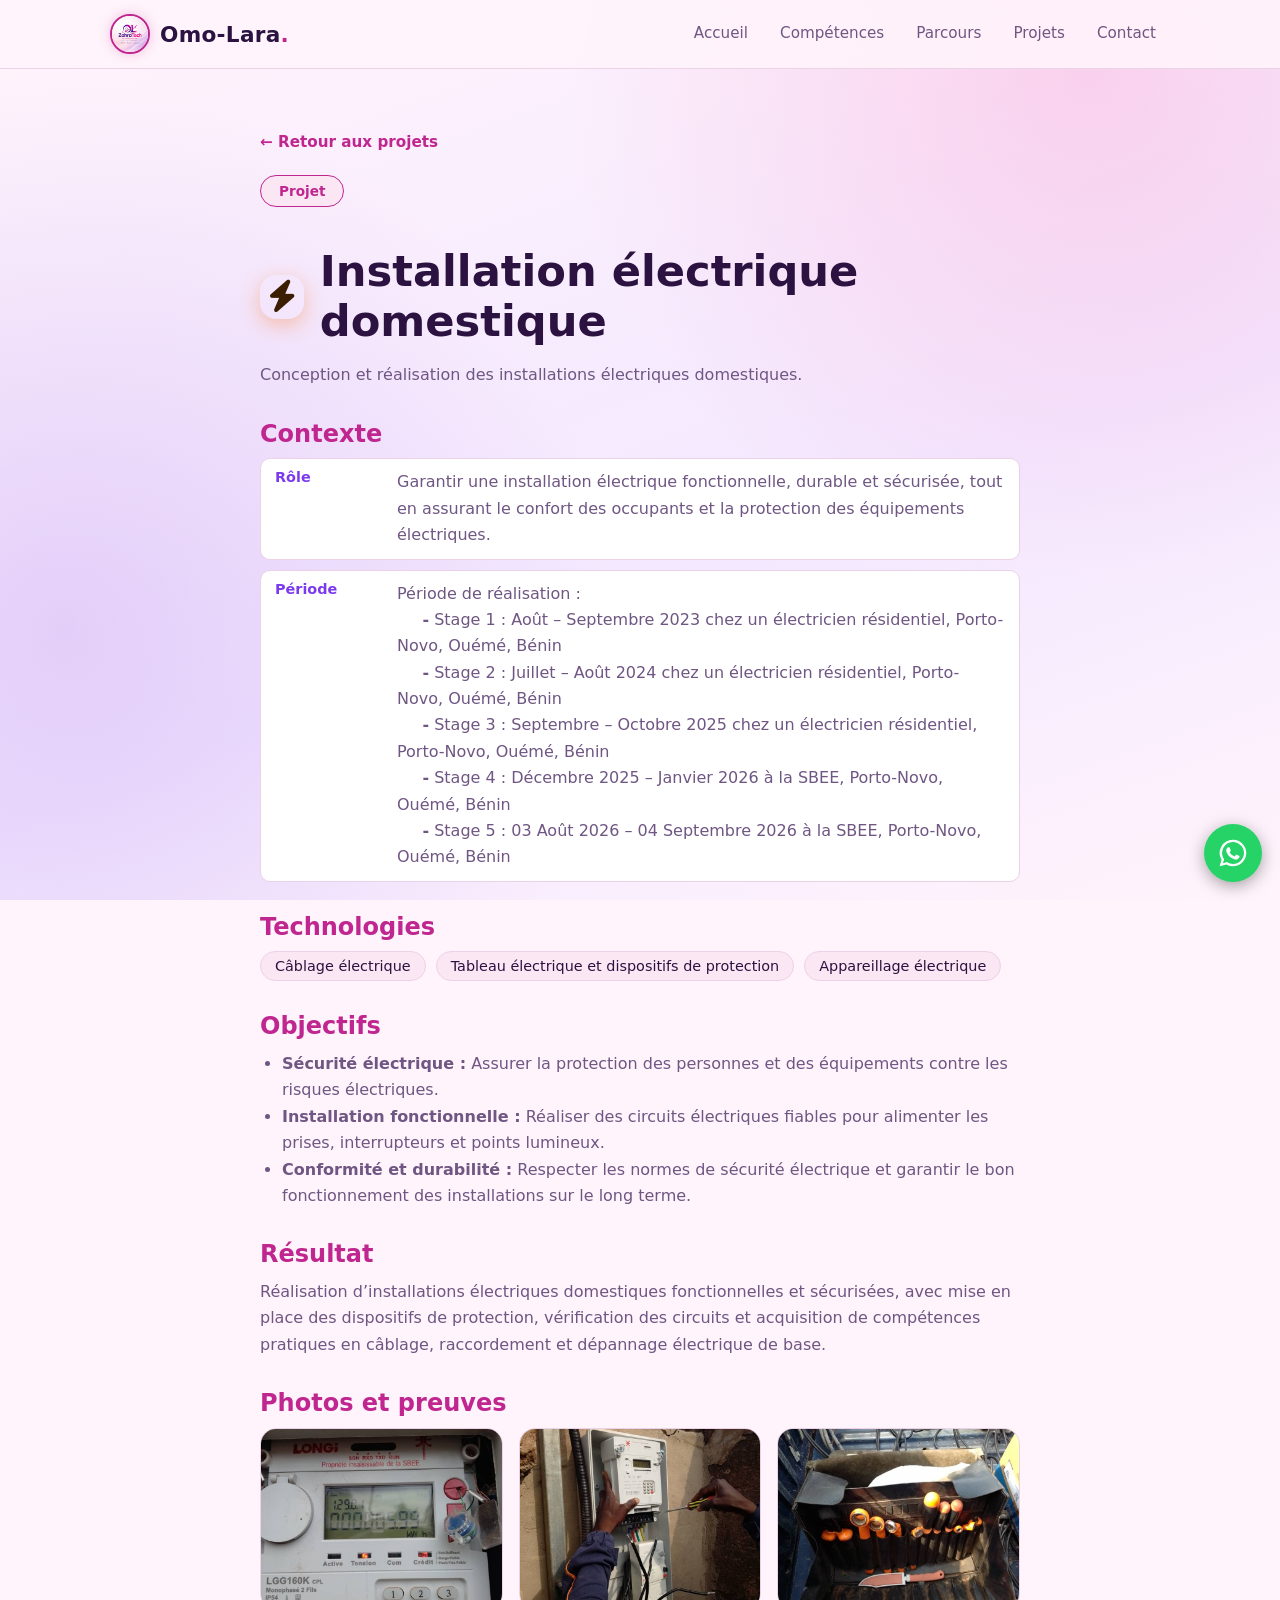
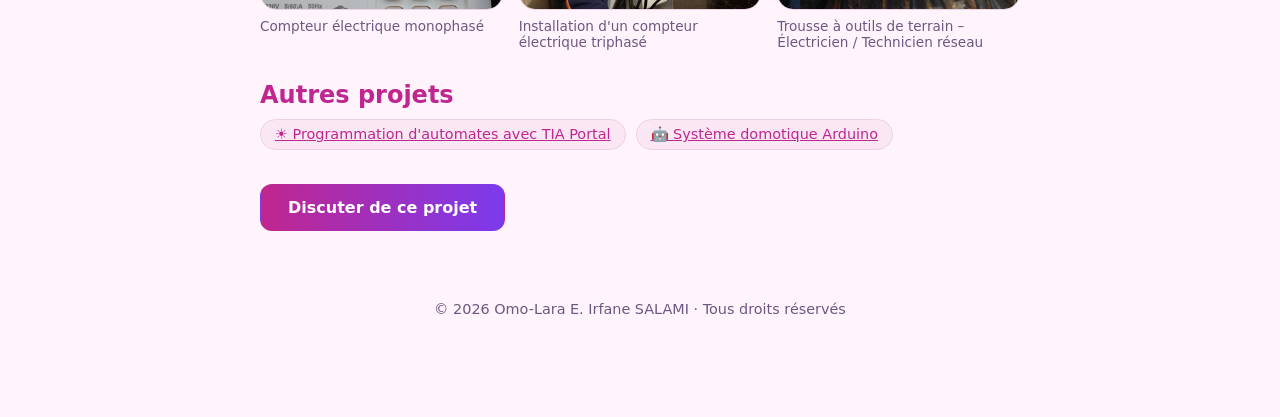
<file: projet_electricite.html>
<!DOCTYPE html>
<!-- <!DOCTYPE html> : indique au navigateur que le document utilise HTML5 -->
<html lang="fr">
<!-- <html> : racine de la page. lang="fr" signale que le contenu est en français -->

<head>
    <!-- <head> : informations invisibles de la page (titre, styles, réglages) -->
    <meta charset="utf-8">
    <!-- charset="utf-8" : affichage correct des accents et des emojis -->
    <meta name="viewport" content="width=device-width, initial-scale=1, viewport-fit=cover">
    <!-- viewport : adapte la page à la largeur des téléphones ; viewport-fit=cover gère les écrans à encoche -->
    <meta name="description" content="Onduleur à onde sinusoïdale : Conception d'un onduleur 12 V → 220 V pour alimenter de petits appareils. Projet d'Omo-Lara E. Irfane SALAMI.">
    <!-- description : texte affiché par Google sous le titre dans les résultats de recherche -->
    <meta name="theme-color" content="#1b1030">
    <!-- theme-color : colore la barre du navigateur sur mobile (même violet que le site) -->
    <title>Réalisation des installations électriques domestiques – Omo-Lara Irfane SALAMI</title>
    <!-- <title> : titre affiché dans l'onglet du navigateur -->
    <link rel="stylesheet" href="https://cdnjs.cloudflare.com/ajax/libs/font-awesome/6.5.1/css/all.min.css" crossorigin="anonymous" referrerpolicy="no-referrer">
    <!-- Charge la bibliothèque d'icônes Font Awesome depuis internet : sans cette ligne, les balises <i class="fas fa-..."> restent vides -->
    <link rel="stylesheet" href="styles.css">
    <!-- <link rel="stylesheet"> : relie la page à la feuille de style commune styles.css -->
</head>

<body>
    <!-- <body> : tout le contenu visible de la page -->

    <a class="lien-evitement" href="#contenu-principal">Aller au contenu principal</a>
    <!-- Lien d'accessibilité : invisible tant qu'on ne navigue pas au clavier (touche Tab) ; il saute directement au contenu -->

    <header class="entete">
        <!-- <header> : en-tête de la page, identique sur toutes les pages -->
        <div class="entete__barre">
            <!-- Boîte qui aligne le logo et le menu sur une ligne -->
            <a class="logo" href="index.html#accueil">
                <!-- Le logo est un lien qui ramène à la page d'accueil ; il contient maintenant l'image ET le texte -->
                <img class="logo__image" src="./images/ZahraLogo.png" alt="" width="40" height="40">
                <!-- alt="" : image décorative ici, car le texte « Omo-Lara » à côté donne déjà le nom du lien aux lecteurs d'écran ;
                    width et height : réservent la place avant le chargement (évite que l'en-tête « saute ») -->
                <span>Omo-Lara<span class="logo__point">.</span></span>
                <!-- <span> extérieur : regroupe le texte pour la mise en page ; <span> intérieur : colore le point en rose -->
            </a>
            <nav class="menu" aria-label="Navigation principale">
                <!-- <nav> : menu de navigation ; aria-label l'identifie pour les lecteurs d'écran -->
                <a href="index.html#accueil">Accueil</a>
                <a href="index.html#competences">Compétences</a>
                <a href="index.html#parcours">Parcours</a>
                <a href="index.html#projets">Projets</a>
                <a href="index.html#contact">Contact</a>
                <!-- Les liens commencent par "index.html" car ils pointent vers des sections d'une AUTRE page -->
            </nav>
        </div>
    </header>

    <main id="contenu-principal" class="page-projet">
        <!-- <main> : contenu principal et unique de la page ; la classe "page-projet" donne la colonne étroite centrée -->

        <a class="page-projet__retour" href="index.html#projets">← Retour aux projets</a>
        <!-- Lien de retour vers la section « Mes projets » de l'accueil -->

        <article>
            <!-- <article> : contenu autonome = la fiche complète de ce projet -->

            <header>
                <!-- <header> (dans l'article) : en-tête de la fiche -->
                <p class="surtitre">Projet</p>
                <!-- Petit badge au-dessus du titre -->
                <h1 class="page-projet__titre">
                    <!-- <h1> : titre principal de la page (un seul par page) ; il devient une ligne flexible : badge d'icône + texte -->
                    <span class="page-projet__icone" aria-hidden="true"><i class="fas fa-bolt"></i></span>
                    <!-- Badge jaune à bordure orange contenant l'éclair ; aria-hidden : l'icône est décorative, les lecteurs d'écran l'ignorent -->
                    Installation électrique domestique
                </h1>
                <p class="section__intro">Conception et réalisation des installations électriques domestiques.</p>
                <!-- Phrase de présentation du projet -->
            </header>

            <section aria-labelledby="titre-contexte">
                <!-- <section> : bloc thématique ; aria-labelledby le relie à son titre (#titre-contexte) -->
                <h2 id="titre-contexte" class="page-projet__sous-titre">Contexte</h2>
                <!-- <h2> : titre de section (niveau 2, sous le <h1>) -->
                <dl class="contexte">
                    <!-- <dl> : liste de définitions (terme + valeur), adaptée à « Rôle : … », « Période : … » -->
                    <div class="contexte__ligne"><dt>Rôle</dt><dd>Garantir une installation électrique fonctionnelle, durable et sécurisée, tout en assurant le confort des occupants et la protection des équipements électriques.</dd></div>
                    <!-- <dt> = le terme ; <dd> = sa valeur ; <div> regroupe les deux pour la mise en page -->
                    <div class="contexte__ligne"><dt>Période</dt><dd>Période de réalisation : <br> &nbsp;&nbsp;&nbsp;&nbsp; <strong>-</strong> Stage 1 : Août – Septembre 2023 chez un électricien résidentiel, Porto-Novo, Ouémé, Bénin <br> &nbsp;&nbsp;&nbsp;&nbsp; <strong>-</strong> Stage 2 : Juillet – Août 2024 chez un électricien résidentiel, Porto-Novo, Ouémé, Bénin <br> &nbsp;&nbsp;&nbsp;&nbsp; <strong>-</strong> Stage 3 : Septembre – Octobre 2025 chez un électricien résidentiel, Porto-Novo, Ouémé, Bénin <br> &nbsp;&nbsp;&nbsp;&nbsp; <strong>-</strong> Stage 4 : Décembre 2025 – Janvier 2026 à la SBEE, Porto-Novo, Ouémé, Bénin <br> &nbsp;&nbsp;&nbsp;&nbsp; <strong>-</strong> Stage 5 : 03 Août 2026 – 04 Septembre 2026 à la SBEE, Porto-Novo, Ouémé, Bénin </dd></div>
                    <!-- <div class="contexte__ligne"><dt>Lieu</dt><dd>Lieu à renseigner</dd></div> -->
                </dl>
            </section>

            <section aria-labelledby="titre-technologies">
                <h2 id="titre-technologies" class="page-projet__sous-titre">Technologies</h2>
                <ul class="infos">
                    <!-- <ul> : liste ; "infos" + "etiquette" affichent les mots-clés sous forme de pastilles -->
                    <li class="etiquette">Câblage électrique</li>
                    <li class="etiquette">Tableau électrique et dispositifs de protection</li>
                    <li class="etiquette">Appareillage électrique</li>
                </ul>
            </section>

            <section aria-labelledby="titre-objectifs">
                <h2 id="titre-objectifs" class="page-projet__sous-titre">Objectifs</h2>
                <ul class="page-projet__liste">
                    <!-- Liste à puces des objectifs du projet -->
                    <li> <strong>Sécurité électrique :</strong> Assurer la protection des personnes et des équipements contre les risques électriques.</li>
                    <li> <strong>Installation fonctionnelle :</strong> Réaliser des circuits électriques fiables pour alimenter les prises, interrupteurs et points lumineux.</li>
                    <li> <strong>Conformité et durabilité :</strong> Respecter les normes de sécurité électrique et garantir le bon fonctionnement des installations sur le long terme.</li>
                </ul>
            </section>

            <section aria-labelledby="titre-resultat">
                <h2 id="titre-resultat" class="page-projet__sous-titre">Résultat</h2>
                <p class="page-projet__texte">Réalisation d’installations électriques domestiques fonctionnelles et sécurisées, avec mise en place des dispositifs de protection, vérification des circuits et acquisition de compétences pratiques en câblage, raccordement et dépannage électrique de base.</p>
            </section>

            <section aria-labelledby="titre-galerie">
                <h2 id="titre-galerie" class="page-projet__sous-titre">Photos et preuves</h2>
                <ul class="galerie">
                    <!-- Galerie : chaque <li> contient une photo et sa légende.
                         Les photos se déposent dans le dossier images/ avec le nom indiqué dans src -->
                    <li>
                        <figure class="galerie__figure">
                            <a class="galerie__lien" href="images/Photo1.jpeg" target="_blank" rel="noopener">
                                <img class="galerie__image" src="images/Photo1.jpeg" alt="Schéma ou capture de la simulation Proteus" loading="lazy">
                            </a>
                            <figcaption class="galerie__legende">Compteur électrique monophasé</figcaption>
                        </figure>
                    </li>
                    <li>
                        <figure class="galerie__figure">
                            <a class="galerie__lien" href="images/Photo2.jpeg" target="_blank" rel="noopener">
                                <img class="galerie__image" src="images/Photo2.jpeg" alt="Montage du circuit sur plaque ou carte" loading="lazy">
                            </a>
                            <figcaption class="galerie__legende">Installation d'un compteur électrique triphasé</figcaption>
                        </figure>
                    </li>
                    <li>
                        <figure class="galerie__figure">
                            <a class="galerie__lien" href="images/Photo3.jpeg" target="_blank" rel="noopener">
                                <img class="galerie__image" src="images/Photo3.jpeg" alt="Test du prototype avec une charge" loading="lazy">
                            </a>
                            <figcaption class="galerie__legende">Trousse à outils de terrain – Électricien / Technicien réseau</figcaption>
                        </figure>
                    </li>
                    <!-- <figure> + <figcaption> : image et légende ; <a> : un clic ouvre la photo en grand dans un nouvel onglet ;
                         alt : texte lu par les lecteurs d'écran et affiché si l'image manque ;
                         loading="lazy" : l'image ne se charge que lorsqu'elle approche de l'écran -->
                </ul>
            </section>

            <section aria-labelledby="titre-autres">
                <h2 id="titre-autres" class="page-projet__sous-titre">Autres projets</h2>
                <ul class="infos">
                    <!-- Liens rapides vers les autres pages projet -->
                    <li class="etiquette"><a href="projet_api.html">☀️ Programmation d'automates avec TIA Portal</a></li>
                    <li class="etiquette"><a href="projet_arduino.html">🤖 Système domotique Arduino</a></li>
                </ul>
            </section>

            <a class="bouton" href="index.html#contact">Discuter de ce projet</a>
            <!-- Bouton qui ramène au formulaire de contact de l'accueil -->
        </article>
    </main>

    <footer class="pied">
        <!-- <footer> : pied de page, identique sur toutes les pages -->
        <p>© 2026 Omo-Lara E. Irfane SALAMI · Tous droits réservés</p>
    </footer>

    <a class="whatsapp" href="https://wa.me/2290157760662" target="_blank" rel="noopener" aria-label="Discuter sur WhatsApp">
        <!-- Bouton rond flottant ; target="_blank" ouvre un nouvel onglet, rel="noopener" le sécurise ; aria-label nomme le lien car il ne contient qu'une icône -->
        <svg viewBox="0 0 24 24" aria-hidden="true" focusable="false"><path d="M12 2a10 10 0 0 0-8.6 15.1L2 22l5-1.3A10 10 0 1 0 12 2zm0 18.2c-1.5 0-3-.4-4.2-1.2l-.3-.2-3 .8.8-2.9-.2-.3A8.2 8.2 0 1 1 12 20.2zm4.5-6.1c-.2-.1-1.5-.7-1.7-.8-.2-.1-.4-.1-.6.1l-.8 1c-.1.2-.3.2-.5.1-.7-.3-1.5-.8-2.1-1.4-.6-.5-1-1.2-1.2-1.5-.1-.2 0-.4.1-.5l.4-.4.2-.4v-.4l-.8-1.8c-.2-.5-.4-.4-.6-.4h-.4c-.2 0-.5.1-.7.3-.7.7-1 1.5-.9 2.5.2 1.1.7 2.1 1.4 3 1.4 1.8 3.1 2.7 4.7 3.1.9.3 1.7.2 2.3 0 .7-.2 1.3-.9 1.5-1.6.1-.4.1-.7 0-.8z"/></svg>
        <!-- <svg> : image vectorielle (logo WhatsApp) nette à toutes les tailles -->
    </a>

    <script src="script.js"></script>
    <!-- <script> : charge le JavaScript en fin de page ; ici il sert à remplacer une photo absente par un cadre « Photo à ajouter » -->
</body>

</html>
</file>
<file: styles.css>
/* ==========================================================================
    STYLES.CSS – Portfolio d'Omo-Lara E. Irfane SALAMI
    Thème : rose violacé sur fond violet nuit (univers électronique)
    Convention des noms de classes : bloc__element--variante
        - bloc     = un composant (ex. .carte)
        - __element = une partie de ce composant (ex. .carte__titre)
        - --variante = une version différente (ex. .bouton--contour)
    Sommaire :
        1. Variables (couleurs, tailles)
        2. Réglages de base
        3. Accessibilité
        4. En-tête et menu
        5. Section Accueil (hero)
        6. Éléments communs (sections, boutons, cartes)
        7. Compétences
        8. Parcours
        9. Projets
        10. Contact
        11. Pied de page et bouton WhatsApp
        12. Page détail d'un projet
        13. Adaptation mobile
    ========================================================================== */


    /* ==========================================================================
    1. VARIABLES
    Une variable CSS se déclare avec -- et s'utilise avec var(--nom).
    On change une couleur ici et tout le site se met à jour.
    ========================================================================== */

    :root {                                          /* :root = la racine de la page (balise <html>) */
        --fond: #1b1030;                             /* violet nuit : fond général de la page */
        --fond-degrade: #2d1658;                     /* violet plus clair : sert à créer le dégradé du fond */
        --surface: #271845;                          /* couleur de fond des cartes */
        --surface-douce: #35205c;                    /* fond léger : étiquettes, barres vides, survols */
        --texte: #f7edff;                            /* couleur du texte principal (blanc rosé) */
        --texte-doux: #bfa8d6;                       /* couleur du texte secondaire (lilas grisé) */
        --accent: #ff4fa3;                           /* rose vif : couleur d'accent principale */
        --accent-2: #c77dff;                         /* violet clair : seconde couleur du dégradé */
        --texte-bouton: #1b1030;                     /* texte sombre posé sur les boutons clairs */
        --bordure: #4a2c75;                          /* couleur des traits et contours */
        --turquoise: #2dd4bf;                        /* turquoise de la pastille « Domotique » (thème sombre) */
        --ombre-accent: rgba(255, 79, 163, 0.35);    /* lueur rose (rgba = rouge, vert, bleu, transparence) */
        --entete-fond: rgba(27, 16, 48, 0.85);       /* fond semi-transparent de l'en-tête */
        --rayon: 16px;                               /* arrondi standard des cartes */
        --police-titre: "Segoe UI", system-ui, -apple-system, "Helvetica Neue", Arial, sans-serif; /* police des titres (sans-serif, rapide à charger) */
        --police-texte: "Segoe UI", system-ui, -apple-system, "Helvetica Neue", Arial, sans-serif; /* police du texte courant */

        color-scheme: dark;                          /* dit au navigateur que la page est sombre (barres de défilement, champs) */
        box-sizing: border-box;                      /* la largeur d'un élément inclut son padding et sa bordure */
        padding-top: env(safe-area-inset-top, 0px);  /* laisse la place de l'encoche des téléphones (0 sur ordinateur) */
        padding-bottom: env(safe-area-inset-bottom, 0px); /* idem pour la barre en bas des téléphones */
    }

    /* Thème clair : appliqué seulement si l'appareil de la personne est réglé en mode clair */
    @media (prefers-color-scheme: light) {           /* @media = règles conditionnelles ; ici selon le mode clair/sombre du système */
        :root {
            --fond: #fff4fb;                         /* fond rose très pâle */
            --fond-degrade: #f3e8ff;                 /* lavande pâle pour le dégradé */
            --surface: #ffffff;                      /* cartes blanches */
            --surface-douce: #fbe6f4;                /* rose pâle pour étiquettes et barres vides */
            --texte: #2b1240;                        /* texte violet très foncé */
            --texte-doux: #6f5683;                   /* texte secondaire violet grisé */
            --accent: #c0268f;                       /* fuchsia plus sombre, lisible sur fond clair */
            --accent-2: #7c3aed;                     /* violet intense */
            --texte-bouton: #ffffff;                 /* texte blanc sur les boutons foncés */
            --bordure: #ecd2e6;                      /* traits rose pâle */
            --turquoise: #0f766e;                    /* turquoise plus foncé, lisible sur fond clair */
            --ombre-accent: rgba(192, 38, 143, 0.25);/* lueur fuchsia plus discrète */
            --entete-fond: rgba(255, 244, 251, 0.88);/* en-tête clair semi-transparent */
            color-scheme: light;                     /* page claire pour le navigateur */
        }
    }


    /* ==========================================================================
    2. RÉGLAGES DE BASE
    ========================================================================== */

    *,                                               /* * = tous les éléments de la page */
    *::before,                                       /* ::before = pseudo-élément placé avant le contenu */
    *::after {                                       /* ::after = pseudo-élément placé après le contenu */
        box-sizing: border-box;                      /* même calcul de taille partout (évite les débordements) */
    }

    html {                                           /* la page entière */
        scroll-behavior: smooth;                     /* défilement doux quand on clique sur un lien du menu */
        scroll-padding-top: calc(80px + env(safe-area-inset-top, 0px)); /* évite que l'en-tête fixe cache le titre de la section atteinte */
    }

    body {                                           /* le contenu visible */
        margin: 0;                                   /* supprime la marge par défaut du navigateur */
        background-color: var(--fond);               /* couleur de secours si le dégradé ne s'affiche pas */
        background-image:                            /* plusieurs fonds superposés : cercles lumineux puis dégradé */
            radial-gradient(circle at 85% 8%, rgba(255, 79, 163, 0.18), transparent 38%),   /* halo rose en haut à droite */
            radial-gradient(circle at 5% 70%, rgba(155, 93, 229, 0.20), transparent 40%),   /* halo violet à gauche */
            linear-gradient(160deg, var(--fond) 0%, var(--fond-degrade) 60%, var(--fond) 100%); /* dégradé diagonal du fond */
        background-attachment: fixed;                /* le fond reste immobile pendant le défilement */
        color: var(--texte);                         /* couleur du texte par défaut */
        font-family: var(--police-texte);            /* police du texte */
        font-size: 1rem;                             /* taille de base = 16 px par défaut (rem = taille de la page) */
        line-height: 1.65;                           /* espace entre les lignes, pour un texte aéré */
        -webkit-font-smoothing: antialiased;         /* texte plus net sur Mac et iPhone */
    }

    h1, h2, h3 {                                     /* tous les titres */
        font-family: var(--police-titre);            /* même police pour tous les titres */
        line-height: 1.15;                           /* interligne plus serré, adapté aux gros titres */
        margin: 0;                                   /* on gère les espaces nous-mêmes */
    }

    p {                                              /* les paragraphes */
        margin: 0;                                   /* retire la marge par défaut, remplacée par des espaces choisis */
    }

    ul, ol {                                         /* listes à puces et listes numérotées */
        list-style: none;                            /* retire les puces : on les redessine nous-mêmes si besoin */
        margin: 0;                                   /* retire la marge par défaut */
        padding: 0;                                  /* retire le retrait par défaut */
    }

    a {                                              /* tous les liens */
        color: var(--accent);                        /* liens en rose */
    }

    a:hover {                                        /* :hover = quand la souris passe dessus */
        color: var(--accent-2);                      /* le lien devient violet */
    }

    address {                                        /* la balise <address> */
        font-style: normal;                          /* annule l'italique appliqué par défaut */
    }

    img, svg {                                       /* images et icônes vectorielles */
        max-width: 100%;                             /* ne dépassent jamais la largeur de leur conteneur */
    }


    /* ==========================================================================
    3. ACCESSIBILITÉ
    ========================================================================== */

    :focus-visible {                                 /* élément atteint au clavier (touche Tab) */
        outline: 3px solid var(--accent-2);          /* contour violet bien visible */
        outline-offset: 3px;                         /* petit écart entre l'élément et son contour */
    }

    .lien-evitement {                                /* lien « Aller au contenu principal » */
        position: absolute;                          /* sorti du flux normal de la page */
        left: 16px;                                  /* distance depuis la gauche */
        top: -60px;                                  /* caché au-dessus de l'écran */
        z-index: 100;                                /* passe devant tout le reste quand il apparaît */
        padding: 10px 16px;                          /* espace intérieur */
        border-radius: 0 0 10px 10px;                /* coins arrondis seulement en bas */
        background: var(--accent);                   /* fond rose */
        color: var(--texte-bouton);                  /* texte lisible sur le rose */
        font-weight: 600;                            /* texte en semi-gras */
        text-decoration: none;                       /* retire le soulignement */
    }

    .lien-evitement:focus {                          /* quand le lien reçoit le focus au clavier */
        top: 0;                                      /* il descend et devient visible */
        color: var(--texte-bouton);                  /* garde la couleur de texte (évite le violet du :hover) */
    }


    /* ==========================================================================
    4. EN-TÊTE ET MENU
    ========================================================================== */

    .entete {                                        /* <header> : bandeau du haut */
        position: sticky;                            /* reste collé en haut pendant le défilement */
        top: env(safe-area-inset-top, 0px);          /* se place sous l'encoche des téléphones */
        z-index: 10;                                 /* reste au-dessus du contenu */
        background: var(--entete-fond);              /* fond semi-transparent */
        -webkit-backdrop-filter: blur(10px);         /* flou derrière l'en-tête (Safari) */
        backdrop-filter: blur(10px);                 /* flou derrière l'en-tête (autres navigateurs) */
        border-bottom: 1px solid var(--bordure);     /* fin trait sous l'en-tête */
    }

    .entete__barre {                                 /* boîte qui aligne logo et menu */
        display: flex;                               /* flexbox : place les enfants sur une ligne */
        justify-content: space-between;              /* logo à gauche, menu à droite */
        align-items: center;                         /* centre verticalement */
        gap: 12px;                                   /* espace minimum entre logo et menu */
        max-width: 1100px;                           /* largeur maximale du contenu */
        margin: 0 auto;                              /* centre la boîte horizontalement */
        padding: 14px 20px;                          /* espace intérieur : haut/bas 14px, côtés 20px */
    }

    .logo {                                          /* lien « logo + Omo-Lara. » */
        display: inline-flex;                        /* image et texte sur une même ligne, comme des éléments flexibles */
        align-items: center;                         /* centre l'image et le texte verticalement */
        gap: 10px;                                   /* espace entre le cercle et le texte */
        color: var(--texte);                         /* texte clair */
        font: 700 1.35rem var(--police-titre);       /* raccourci : graisse 700 (gras), taille 1.35rem, police */
        letter-spacing: 0.3px;                       /* léger espace entre les lettres */
        text-decoration: none;                       /* retire le soulignement du lien */
    }

    .logo:hover {                                    /* survol du logo */
        color: var(--texte);                         /* il garde sa couleur */
    }

    .logo__image {                                   /* le petit logo rond */
        flex-shrink: 0;                              /* ne se rétrécit jamais, même si la place manque */
        width: 40px;                                 /* largeur du cercle */
        height: 40px;                                /* hauteur identique = cercle parfait */
        border: 2px solid var(--accent);             /* anneau rose autour du logo */
        border-radius: 50%;                          /* 50 % d'arrondi = forme ronde */
        background: var(--surface);                  /* fond uni derrière le logo (utile s'il a un fond transparent) */
        object-fit: cover;                           /* recadre l'image pour remplir le cercle sans la déformer */
        box-shadow: 0 0 12px var(--ombre-accent);    /* légère lueur rose autour du cercle */
    }

    .logo__point {                                   /* le point final du logo */
        color: var(--accent);                        /* en rose */
    }

    .menu {                                          /* <nav> : liste des liens */
        display: flex;                               /* liens alignés sur une ligne */
        flex-wrap: wrap;                             /* passent à la ligne si la place manque */
        gap: 4px;                                    /* petit espace entre les liens */
    }

    .menu a {                                        /* chaque lien du menu */
        padding: 7px 14px;                           /* zone cliquable confortable */
        border-radius: 999px;                        /* très grand arrondi = forme de pilule */
        color: var(--texte-doux);                    /* couleur discrète */
        font-size: 0.95rem;                          /* légèrement plus petit que le texte */
        text-decoration: none;                       /* retire le soulignement */
        transition: background-color 0.2s, color 0.2s; /* changement progressif des couleurs sur 0,2 seconde */
    }

    .menu a:hover {                                  /* survol d'un lien du menu */
        background: var(--surface-douce);            /* fond léger */
        color: var(--accent);                        /* texte rose */
    }


    /* ==========================================================================
    5. SECTION ACCUEIL (HERO)
    ========================================================================== */

    .hero {                                          /* <section id="accueil"> */
        display: grid;                               /* mise en page en grille */
        grid-template-columns: 1fr auto;             /* colonne texte (1fr = tout l'espace libre) + colonne médaillon (taille de son contenu) */
        gap: 40px;                                   /* espace entre les deux colonnes */
        align-items: center;                         /* centre verticalement les deux colonnes */
        max-width: 1100px;                           /* largeur maximale */
        margin: 0 auto;                              /* centre la section */
        padding: 90px 20px 50px;                     /* haut 90px, côtés 20px, bas 50px */
    }

    .surtitre {                                      /* petit texte au-dessus du nom */
        display: inline-block;                       /* la boîte épouse la taille du texte */
        margin-bottom: 18px;                         /* espace sous le badge */
        padding: 7px 18px;                           /* espace intérieur du badge */
        border: 1px solid var(--accent);             /* contour rose */
        border-radius: 999px;                        /* forme de pilule */
        background: var(--surface-douce);            /* fond léger */
        color: var(--accent);                        /* texte rose */
        font: 600 0.85rem var(--police-titre);       /* semi-gras, petite taille */
    }

    .hero__titre {                                   /* <h1> : le nom */
        font-size: clamp(2.2rem, 6vw, 3.8rem);       /* clamp(min, idéal, max) : taille qui s'adapte à l'écran */
        font-weight: 800;                            /* très gras, comme sur la capture de référence */
        margin-bottom: 18px;                         /* espace sous le titre */
    }

    .hero__nom {                                     /* le nom de famille mis en valeur */
        display: block;                              /* passe à la ligne, comme sur la capture */
        background: linear-gradient(90deg, var(--accent), var(--accent-2)); /* dégradé rose vers violet */
        -webkit-background-clip: text;               /* le dégradé n'apparaît que dans les lettres (Safari/Chrome) */
        background-clip: text;                       /* même effet, version standard */
        -webkit-text-fill-color: transparent;        /* rend les lettres transparentes pour laisser voir le dégradé */
        color: var(--accent);                        /* couleur de secours si le dégradé n'est pas supporté */
    }

    .hero__intro {                                   /* paragraphe de présentation */
        max-width: 560px;                            /* limite la longueur des lignes pour rester lisible */
        color: var(--texte-doux);                    /* texte secondaire */
        font-size: 1.1rem;                           /* un peu plus grand que le texte normal */
        text-align: justify;
    }

    .hero__boutons {                                 /* boîte qui contient les 2 boutons */
        margin-top: 26px;                            /* espace au-dessus */
    }

    .infos {                                         /* liste des étiquettes (école, ville, âge) */
        display: flex;                               /* étiquettes sur une ligne */
        flex-wrap: wrap;                             /* retour à la ligne si besoin */
        gap: 10px;                                   /* espace entre étiquettes */
        margin-top: 24px;                            /* espace au-dessus */
    }

    .etiquette {                                     /* une étiquette arrondie */
        padding: 6px 14px;                           /* espace intérieur */
        border: 1px solid var(--bordure);            /* contour fin */
        border-radius: 999px;                        /* forme de pilule */
        background: var(--surface-douce);            /* fond léger */
        font: 0.9rem var(--police-titre);            /* petite taille */
    }

    .hero__visuel {                                  /* <figure> : zone qui contient le médaillon et les pastilles */
        position: relative;                          /* repère pour positionner les pastilles à l'intérieur */
        width: 360px;                                /* largeur de la zone (plus large que le cercle de 220px) */
        height: 340px;                               /* hauteur de la zone */
        margin: 0;                                   /* <figure> a une marge par défaut : on la retire */
    }

    .avatar {                                        /* médaillon avec les initiales */
        display: grid;                               /* grille d'une seule case… */
        width: 220px;                                /* largeur du cercle */
        height: 220px;                               /* hauteur identique = cercle parfait */
        border-radius: 50%;                          /* 50 % d'arrondi = cercle */
        background: linear-gradient(135deg, var(--accent), var(--accent-2)); /* dégradé rose → violet en diagonale */
        box-shadow: 0 0 0 10px var(--surface-douce), 0 12px 40px var(--ombre-accent); /* 1er : anneau autour du cercle ; 2e : lueur rose en dessous */
        overflow: hidden;                            /* coupe tout ce qui dépasse du cercle : l'image prend sa forme ronde */
        background: var(--surface);                  /* fond uni derrière le logo (remplace le dégradé si le logo a un fond transparent) */
        position: absolute;                          /* sorti du flux : on le place nous-mêmes */
        top: 50%;                                    /* son bord haut est au milieu de la zone… */
        left: 50%;                                   /* …son bord gauche aussi… */
        transform: translate(-50%, -50%);            /* …puis on le décale de la moitié de sa taille pour le centrer exactement */
    }

    .avatar img {                                    /* le logo dans le médaillon */
        display: block;                              /* supprime l'espace parasite sous une image */
        width: 100%;                                 /* remplit toute la largeur du cercle */
        height: 100%;                                /* remplit toute la hauteur du cercle */
        object-fit: cover;                           /* recadre l'image pour remplir le cercle sans la déformer */
    }

    .module {                                        /* <li> : une pastille */
        --couleur-module: var(--accent);             /* couleur de la bordure (rose par défaut) */
        --couleur-icone: var(--couleur-module);      /* couleur de l'icône (par défaut, celle de la bordure) */
        position: absolute;                          /* placée librement dans la zone .hero__visuel */
        display: flex;                               /* icône et texte sur une ligne */
        align-items: center;                         /* centrés verticalement */
        gap: 8px;                                    /* espace entre l'icône et le texte */
        padding: 9px 16px;                           /* espace intérieur */
        border: 2px solid var(--couleur-module);     /* bordure colorée */
        border-radius: 999px;                        /* forme de pilule */
        background: var(--surface);                  /* fond de carte : le texte reste lisible en thème clair comme sombre */
        box-shadow: 0 8px 24px rgba(0, 0, 0, 0.28);  /* ombre sous la pastille */
        color: var(--texte);                         /* couleur du texte */
        font: 700 0.85rem var(--police-titre);       /* petit texte gras */
        white-space: nowrap;                         /* le texte ne passe jamais à la ligne */
        transform: translateY(var(--flottement, 0px)) rotate(var(--rotation, 0deg));
        /* --flottement est modifié en continu par le JavaScript (mouvement haut/bas) ; --rotation est l'inclinaison fixe de la pastille */
        will-change: transform;                      /* prévient le navigateur que ce transform bouge souvent (animation plus fluide) */
    }

    .module i {                                      /* l'icône dans la pastille */
        color: var(--couleur-icone);                 /* couleur choisie pour cette pastille */
    }

    .module--electricite {                           /* en haut à gauche */
        top: 4%;                                     /* 4 % depuis le haut de la zone */
        left: 0;                                     /* collée au bord gauche */
        --couleur-module: var(--eclair-bordure);     /* bordure orange */
        --couleur-icone: var(--eclair);              /* éclair jaune */
        --rotation: -5deg;                           /* légèrement penchée à gauche */
    }

    .module--electronique {                          /* en haut à droite */
        top: 14%;
        right: 0;                                    /* collée au bord droit */
        --couleur-module: var(--accent);             /* rose */
        --rotation: 6deg;
    }

    .module--mobile {                                /* en bas à droite */
        bottom: 14%;
        right: 0;
        --couleur-module: var(--accent-2);           /* violet */
        --rotation: -4deg;
    }

    .module--domotique {                             /* en bas à gauche */
        bottom: 4%;
        left: 6%;
        --couleur-module: var(--turquoise);          /* turquoise */
        --rotation: 5deg;
    }


    /* ==========================================================================
    6. ÉLÉMENTS COMMUNS
    ========================================================================== */

    .section {                                       /* chaque section (compétences, parcours, projets, contact) */
        max-width: 1100px;                           /* largeur maximale */
        margin: 0 auto;                              /* centre la section */
        padding: 70px 20px 30px;                     /* espaces intérieurs */
    }

    .section__titre {                                /* <h2> des sections */
        font-size: 2rem;                             /* taille du titre */
        font-weight: 800;                            /* très gras */
    }

    .section__titre::after {                         /* trait décoratif ajouté sous chaque titre, sans HTML en plus */
        content: "";                                 /* obligatoire pour qu'un ::after s'affiche (ici, vide) */
        display: block;                              /* le trait occupe sa propre ligne */
        width: 56px;                                 /* longueur du trait */
        height: 4px;                                 /* épaisseur du trait */
        margin-top: 10px;                            /* espace entre le titre et le trait */
        border-radius: 2px;                          /* bouts légèrement arrondis */
        background: linear-gradient(90deg, var(--accent), var(--accent-2)); /* trait en dégradé rose → violet */
    }

    .section__intro {                                /* phrase sous le titre de section */
        max-width: 640px;                            /* limite la longueur des lignes */
        margin: 16px 0 30px;                         /* haut 16px, côtés 0, bas 30px */
        color: var(--texte-doux);                    /* texte secondaire */
    }

    .grille {                                        /* grille de cartes */
        display: grid;                               /* mise en page en grille */
        grid-template-columns: repeat(auto-fit, minmax(260px, 1fr)); /* autant de colonnes que possible, chacune d'au moins 260px */
        gap: 20px;                                   /* espace entre les cartes */
    }

    .carte {                                         /* boîte réutilisable (compétences, contact, projets) */
        padding: 24px;                               /* espace intérieur */
        border: 1px solid var(--bordure);            /* contour fin */
        border-radius: var(--rayon);                 /* coins arrondis */
        background: var(--surface);                  /* fond des cartes */
    }

    .carte__titre {                                  /* titre dans une carte */
        margin-bottom: 14px;                         /* espace sous le titre */
        font-size: 1.15rem;                          /* taille du titre */
    }

    .bouton {                                        /* bouton principal (liens et <button>) */
        display: inline-block;                       /* se comporte comme un bloc mais reste sur la ligne */
        margin: 6px 10px 0 0;                        /* espace au-dessus et à droite */
        padding: 12px 26px;                          /* espace intérieur : le bouton est confortable à toucher */
        border: 2px solid transparent;               /* bordure invisible, pour que les variantes gardent la même taille */
        border-radius: 12px;                         /* coins arrondis */
        background: linear-gradient(90deg, var(--accent), var(--accent-2)); /* fond en dégradé rose → violet */
        color: var(--texte-bouton);                  /* texte à fort contraste */
        font: 700 1rem var(--police-titre);          /* texte gras */
        text-decoration: none;                       /* retire le soulignement des liens */
        cursor: pointer;                             /* curseur en forme de main */
        transition: transform 0.2s, box-shadow 0.2s; /* animation douce au survol */
    }

    .bouton:hover {                                  /* survol du bouton */
        color: var(--texte-bouton);                  /* garde la couleur du texte */
        transform: translateY(-2px);                 /* le bouton monte de 2 px */
        box-shadow: 0 8px 22px var(--ombre-accent);  /* lueur rose sous le bouton */
    }

    .bouton--contour {                               /* variante : bouton vide avec simple bordure */
        background: none;                            /* retire le dégradé */
        border-color: var(--accent);                 /* bordure rose */
        color: var(--accent);                        /* texte rose */
    }

    .bouton--contour:hover {                         /* survol de la variante contour */
        background: var(--surface-douce);            /* léger fond au survol */
        color: var(--accent);                        /* le texte reste rose */
    }

    .bouton--whatsapp {                              /* variante : bouton vert WhatsApp */
        background: #25d366;                         /* vert officiel de WhatsApp */
        color: #0b2e1a;                              /* texte vert très foncé (bon contraste) */
    }

    .bouton--whatsapp:hover {                        /* survol du bouton WhatsApp */
        color: #0b2e1a;                              /* garde sa couleur de texte */
        box-shadow: 0 8px 22px rgba(37, 211, 102, 0.35); /* lueur verte au lieu de rose */
    }


    /* ==========================================================================
    7. COMPÉTENCES
    ========================================================================== */

    .competence {                                    /* une ligne = nom + barre de niveau */
        margin: 14px 0;                              /* espace au-dessus et en dessous */
    }

    .competence__nom {                               /* nom de la compétence */
        display: block;                              /* occupe toute la ligne, la barre passe dessous */
        font-size: 0.95rem;                          /* légèrement plus petit */
    }

    .competence__fond {                              /* barre vide (fond gris-violet) */
        height: 8px;                                 /* épaisseur de la barre */
        margin-top: 6px;                             /* espace sous le nom */
        border-radius: 6px;                          /* extrémités arrondies */
        background: var(--surface-douce);            /* couleur de la barre vide */
        overflow: hidden;                            /* coupe tout ce qui dépasse des coins arrondis */
    }

    .competence__niveau {                            /* partie colorée : sa largeur est donnée dans le HTML (style="width:80%") */
        display: block;                              /* un <i> est en ligne par défaut : on le met en bloc pour lui donner une hauteur */
        height: 100%;                                /* remplit toute la hauteur de la barre */
        border-radius: 6px;                          /* extrémités arrondies */
        background: linear-gradient(90deg, var(--accent), var(--accent-2)); /* dégradé rose → violet */
    }


    /* ==========================================================================
    8. PARCOURS (chronologie verticale avec cartes colorées)
    ========================================================================== */

    .chronologie {                                   /* <ol> : liste des étapes */
        --etape-rose: #ff4fa3;                       /* couleur de la carte « rose » (thème sombre) */
        --etape-violet: #c77dff;                     /* couleur de la carte « violet » */
        --etape-fuchsia: #f472d0;                    /* couleur de la carte « fuchsia » */
        --etape-indigo: #8f8cff;                     /* couleur de la carte « indigo » */
        --etape-emeraude: #34d399;                   /* carte « émeraude » */
        --etape-turquoise: #2dd4bf;                  /* couleur de la carte « turquoise » */
        --etape-citron: #facc15;                     /* carte « citron » */
        --etape-framboise: #f43f5e;                  /* carte « framboise » */
        --etape-lime: #a3e635;                       /* carte « lime » */
        --etape-ardoise: #94a3b8;                    /* carte « ardoise » (gris-bleu neutre) */

        position: relative;                          /* sert de repère pour placer la ligne verticale avec ::before */
        display: grid;                               /* les cartes s'empilent en grille… */
        gap: 28px;                                   /* …avec cet espace entre elles */
        padding-left: 56px;                          /* espace à gauche pour la ligne et les pastilles */
    }

    @media (prefers-color-scheme: light) {           /* en mode clair, on utilise des teintes plus foncées (meilleur contraste) */
        .chronologie {
            --etape-rose: #d6336c;                   /* rose soutenu */
            --etape-violet: #7c3aed;                 /* violet intense */
            --etape-fuchsia: #b0219c;                /* fuchsia profond */
            --etape-indigo: #4f46e5;                 /* indigo */
            --etape-corail: #d9480f;                 /* corail soutenu */
            --etape-ambre: #b45309;                  /* ambre foncé */
            --etape-turquoise: #0f766e;              /* turquoise profond */
            --etape-emeraude: #047857;               /* vert émeraude foncé */
            --etape-citron: #a16207;                 /* jaune foncé, lisible sur blanc */
            --etape-framboise: #be123c;              /* rouge framboise */
            --etape-lime: #4d7c0f;                   /* vert lime foncé */
            --etape-ardoise: #475569;                /* gris ardoise foncé */
        }
    }

    .chronologie::before {                           /* la ligne verticale (élément décoratif, sans HTML en plus) */
        content: "";                                 /* contenu vide, obligatoire pour qu'un ::before s'affiche */
        position: absolute;                          /* placée librement dans la liste */
        left: 14px;                                  /* distance depuis la gauche */
        top: 0;                                      /* part du haut de la liste… */
        bottom: 0;                                   /* …et va jusqu'en bas */
        width: 4px;                                  /* épaisseur de la ligne */
        border-radius: 2px;                          /* extrémités arrondies */
        background: linear-gradient(180deg, var(--accent), var(--accent-2)); /* dégradé vertical rose → violet */
    }

    .etape {                                         /* <li> : une étape */
        --couleur-etape: var(--accent);              /* couleur par défaut si aucune variante n'est choisie */
        position: relative;                          /* repère pour placer la pastille */
    }

    .etape--rose    { --couleur-etape: var(--etape-rose); }    /* variante : carte rose */
    .etape--violet  { --couleur-etape: var(--etape-violet); }  /* variante : carte violette */
    .etape--fuchsia { --couleur-etape: var(--etape-fuchsia); } /* variante : carte fuchsia */
    .etape--indigo  { --couleur-etape: var(--etape-indigo); }  /* variante : carte indigo */
    .etape--corail  { --couleur-etape: var(--etape-corail); }   /* variante : carte corail */
    .etape--ambre  { --couleur-etape: var(--etape-ambre); }     /* variante : carte ambre */
    .etape--turquoise  { --couleur-etape: var(--etape-turquoise); } /* variante : carte turquoise */
    .etape--emeraude  { --couleur-etape: var(--etape-emeraude); }  /* variante : carte émeraude */
    .etape--citron    { --couleur-etape: var(--etape-citron); }    /* variante : carte citron */
    .etape--framboise { --couleur-etape: var(--etape-framboise); } /* variante : carte framboise */
    .etape--lime      { --couleur-etape: var(--etape-lime); }      /* variante : carte lime */
    .etape--ardoise   { --couleur-etape: var(--etape-ardoise); }   /* variante : carte ardoise */



    .etape::before {                                 /* la pastille ronde posée sur la ligne */
        content: "";                                 /* contenu vide (forme décorative) */
        position: absolute;                          /* placée librement par rapport à l'étape */
        left: -51px;                                 /* se centre exactement sur la ligne verticale */
        top: 35px;                                   /* alignée avec le titre de la carte */
        width: 22px;                                 /* largeur de la pastille */
        height: 22px;                                /* hauteur de la pastille */
        border: 3px solid var(--couleur-etape);      /* anneau de la couleur de la carte */
        border-radius: 50%;                          /* forme ronde */
        background: var(--fond);                     /* centre vide (couleur du fond de la page) */
    }

    .etape--actuelle::before {                       /* pastille de l'étape en cours */
        background: var(--couleur-etape);            /* centre rempli */
        box-shadow: 0 0 0 5px var(--fond), 0 0 16px var(--couleur-etape); /* 1er : anneau de séparation ; 2e : lueur colorée */
    }

    .etape__carte {                                  /* <article> : la carte */
        padding: 28px 32px;                          /* espace intérieur */
        border: 1px solid var(--bordure);            /* contour fin */
        border-left: 6px solid var(--couleur-etape); /* bordure gauche épaisse et colorée (elle suit l'arrondi) */
        border-radius: 20px;                         /* grands coins arrondis */
        background: var(--surface);                  /* fond de carte */
        box-shadow: 0 10px 30px rgba(0, 0, 0, 0.15); /* ombre douce sous la carte */
        transition: transform 0.2s;                  /* animation douce au survol */
    }

    .etape__carte:hover {                            /* survol de la carte */
        transform: translateY(-3px);                 /* la carte monte légèrement */
    }

    .etape__entete {                                 /* <header> : titre à gauche, période à droite */
        display: flex;                               /* éléments sur une ligne */
        flex-wrap: wrap;                             /* la période passe dessous si la place manque */
        justify-content: space-between;              /* titre à gauche, période tout à droite */
        align-items: center;                         /* centrés verticalement */
        gap: 10px 16px;                              /* espace vertical 10px, horizontal 16px */
    }

    .etape__titre {                                  /* <h3> : intitulé de l'étape */
        font-size: 1.3rem;                           /* taille du titre */
        font-weight: 800;                            /* très gras */
    }

    .etape__periode {                                /* pastille de la période */
        padding: 6px 18px;                           /* espace intérieur */
        border-radius: 999px;                        /* forme de pilule */
        background: var(--surface-douce);            /* fond de secours si color-mix n'est pas supporté */
        background: color-mix(in srgb, var(--couleur-etape) 18%, transparent); /* fond = 18 % de la couleur de la carte (ignoré si non supporté) */
        color: var(--couleur-etape);                 /* texte dans la couleur de la carte */
        font: 600 0.9rem var(--police-titre);        /* petit texte semi-gras */
        white-space: nowrap;                         /* la période ne se coupe jamais sur deux lignes */
    }

    .etape__lieu {                                   /* établissement ou structure */
        margin-top: 12px;                            /* espace au-dessus */
        color: var(--couleur-etape);                 /* dans la couleur de la carte */
        font: 600 1.05rem var(--police-titre);       /* semi-gras */
    }

    .etape__texte {                                  /* description */
        margin-top: 14px;                            /* espace au-dessus */
        color: var(--texte-doux);                    /* texte secondaire */
    }

    @media (max-width: 700px) {                      /* adaptation aux petits écrans */
        .chronologie {
            padding-left: 40px;                      /* moins d'espace à gauche */
        }

        .chronologie::before {
            left: 8px;                               /* ligne plus proche du bord */
        }

        .etape::before {
            left: -39px;                             /* pastille recentrée sur la nouvelle ligne */
            top: 30px;                               /* ajustée à la carte plus compacte */
            width: 18px;                             /* pastille plus petite */
            height: 18px;                            /* pastille plus petite */
        }

        .etape__carte {
            padding: 22px 20px;                      /* carte plus compacte */
        }


        .hero__visuel {                              /* zone du logo et des pastilles sur mobile */
            order: -1;                               /* passe avant le texte (au-dessus) */
            width: 100%;                             /* prend la largeur de l'écran… */
            max-width: 320px;                        /* …sans dépasser 320px */
            height: 270px;                           /* zone moins haute */
            margin: 0 auto;                          /* centrée */
        }

        .avatar {                                    /* médaillon plus petit */
            width: 130px;
            height: 130px;
        }

        .module {                                    /* pastilles plus compactes */
            padding: 6px 11px;                       /* moins d'espace intérieur */
            font-size: 0.72rem;                      /* texte plus petit */
            white-space: normal;                     /* le texte peut passer sur 2 lignes */
            max-width: 130px;                        /* évite que les pastilles recouvrent le logo */
        }


        .logo__image {                               /* logo plus petit sur mobile */
            width: 34px;                             /* largeur réduite */
            height: 34px;                            /* hauteur réduite */
        }
    }


    /* ==========================================================================
    9. PROJETS
    Cartes de projets de la page d'accueil (écrites directement dans index.html).
    ========================================================================== */

    .carte-projet {                                  /* carte cliquable d'un projet (c'est un lien <a>) */
        display: block;                              /* tout le bloc est cliquable */
        color: var(--texte);                         /* texte normal, pas rose comme un lien */
        text-decoration: none;                       /* pas de soulignement */
        transition: transform 0.2s, border-color 0.2s, box-shadow 0.2s; /* animations douces */
    }

    .carte-projet:hover {                            /* survol de la carte */
        color: var(--texte);                         /* garde la couleur du texte */
        transform: translateY(-4px);                 /* la carte monte de 4 px */
        border-color: var(--accent);                 /* contour rose */
        box-shadow: 0 10px 26px var(--ombre-accent); /* lueur rose autour */
    }

    .carte-projet__icone {                           /* emoji du projet */
        font-size: 2.2rem;                           /* grande taille */
    }

    .carte-projet__texte {                           /* description courte du projet */
        margin: 6px 0 14px;                          /* espaces haut et bas */
        color: var(--texte-doux);                    /* texte secondaire */
        font-size: 0.95rem;                          /* légèrement plus petit */
        text-align: justify;                            /* texte justifié, comme sur la capture de référence */
    }

    .carte-projet__lien {                            /* mention « Voir le projet → » */
        color: var(--accent);                        /* en rose */
        font: 700 0.9rem var(--police-titre);        /* petit texte gras */
    }


    /* ==========================================================================
    10. CONTACT
    ========================================================================== */

    .contact {                                       /* boîte à deux colonnes */
        display: grid;                               /* mise en page en grille */
        grid-template-columns: 1fr 1.2fr;            /* colonne coordonnées un peu plus étroite que le formulaire */
        gap: 24px;                                   /* espace entre les colonnes */
    }

    .coordonnees p {                                 /* chaque bloc de coordonnée */
        margin-bottom: 16px;                         /* espace en dessous */
    }

    .coordonnees__label {                            /* petit intitulé (Email, Téléphone…) */
        display: block;                              /* sur sa propre ligne */
        color: var(--texte-doux);                    /* couleur discrète */
        font: 0.85rem var(--police-titre);           /* petite taille */
    }

    .formulaire__champ {                             /* un champ du formulaire (label + saisie) */
        display: block;                              /* chaque champ sur sa ligne */
        margin-bottom: 16px;                         /* espace entre les champs */
        font: 600 0.9rem var(--police-titre);        /* intitulé en semi-gras */
    }

    .formulaire input,                               /* le sélecteur « , » applique la même règle à plusieurs éléments */
    .formulaire textarea {                           /* champs de saisie du formulaire */
        width: 100%;                                 /* occupent toute la largeur */
        margin-top: 6px;                             /* espace sous l'intitulé */
        padding: 12px 14px;                          /* espace intérieur */
        border: 1px solid var(--bordure);            /* contour fin */
        border-radius: 10px;                         /* coins arrondis */
        background: var(--fond);                     /* fond de la page, pour bien ressortir de la carte */
        color: var(--texte);                         /* texte saisi */
        font: 400 1rem var(--police-texte);          /* police et taille du texte saisi */
    }

    .formulaire textarea {                           /* seulement la zone de message */
        min-height: 130px;                           /* hauteur minimale */
        resize: vertical;                            /* on peut l'agrandir vers le bas uniquement */
    }

    .formulaire input:focus,                         /* :focus = champ en cours de saisie */
    .formulaire textarea:focus {
        outline: 2px solid var(--accent);            /* contour rose pendant la saisie */
        border-color: var(--accent);                 /* bordure rose aussi */
    }

    .formulaire__confirmation {                      /* message « votre application de messagerie s'ouvre… » */
        display: none;                               /* caché au départ ; script.js le fait apparaître */
        margin-top: 14px;                            /* espace au-dessus */
        color: var(--accent-2);                      /* violet */
        font: 0.9rem var(--police-titre);            /* petite taille */
    }

    .formulaire__confirmation--erreur {              /* variante : message d'erreur */
        color: var(--accent);                        /* rose (couleur d'alerte du thème) */
    }

    .formulaire__piege {                             /* case anti-spam (piège à robots) */
        display: none;                               /* invisible pour les humains */
    }

    .bouton:disabled {                               /* bouton pendant l'envoi */
        opacity: 0.6;                                /* devient semi-transparent */
        cursor: wait;                                /* curseur « patientez » */
        transform: none;                             /* annule l'effet de survol */
        box-shadow: none;                            /* annule la lueur du survol */
    }


    /* ==========================================================================
    11. PIED DE PAGE ET BOUTON WHATSAPP
    ========================================================================== */

    .pied {                                          /* <footer> */
        padding: 40px 20px 100px;                    /* grand espace en bas pour ne pas être caché par le bouton WhatsApp */
        color: var(--texte-doux);                    /* texte discret */
        font: 0.9rem var(--police-titre);            /* petite taille */
        text-align: center;                          /* texte centré */
    }

    .whatsapp {                                      /* bouton rond flottant */
        position: fixed;                             /* fixe à l'écran, même en défilant */
        right: 18px;                                 /* distance du bord droit */
        bottom: calc(18px + env(safe-area-inset-bottom, 0px)); /* distance du bas + marge de sécurité des téléphones */
        z-index: 20;                                 /* au-dessus de tout le reste */
        display: grid;                               /* grille d'une case… */
        place-items: center;                         /* …pour centrer l'icône */
        width: 58px;                                 /* largeur du bouton */
        height: 58px;                                /* hauteur identique = rond */
        border-radius: 50%;                          /* forme ronde */
        background: #25d366;                         /* vert WhatsApp */
        box-shadow: 0 4px 16px rgba(0, 0, 0, 0.35);  /* ombre sous le bouton */
        transition: transform 0.2s;                  /* animation douce */
    }

    .whatsapp:hover {                                /* survol du bouton WhatsApp */
        transform: scale(1.1);                       /* il grossit de 10 % */
    }

    .whatsapp svg {                                  /* l'icône à l'intérieur */
        width: 32px;                                 /* largeur de l'icône */
        height: 32px;                                /* hauteur de l'icône */
        fill: #fff;                                  /* remplissage blanc (fill = couleur de remplissage d'un SVG) */
    }


    /* ==========================================================================
    12. PAGE DÉTAIL D'UN PROJET (projet.html)
    Pages détaillées : projet-onduleur.html, projet-solaire.html, projet-arduino.html, projet-web.html.
    ========================================================================== */

    .page-projet {                                   /* conteneur de la page d'un projet */
        max-width: 800px;                            /* colonne étroite = lecture confortable */
        margin: 0 auto;                              /* centre la colonne */
        padding: 60px 20px 30px;                     /* espaces intérieurs */
    }

    .page-projet__retour {                           /* lien « ← Retour aux projets » */
        font: 600 0.95rem var(--police-titre);       /* texte semi-gras */
        text-decoration: none;                       /* sans soulignement */
        display: inline-block;                       /* permet d'appliquer une marge verticale à un lien */
        margin-bottom: 24px;                         /* espace entre le lien et la fiche du projet */
    }

    .page-projet__titre {                            /* <h1> du projet */
        display: flex;                               /* place le badge et le texte sur une ligne */
        align-items: center;                         /* centre le badge verticalement par rapport au texte */
        gap: 16px;                                   /* espace entre le badge et le texte */
        margin: 22px 0 10px;                         /* espaces haut et bas */
        font-size: clamp(1.8rem, 5vw, 2.7rem);       /* taille adaptée à l'écran */
        font-weight: 800;                            /* très gras */
    }

    .page-projet__icone,                             /* badge d'icône du titre… */
    .carte-projet__icone {                           /* …et badge d'icône des cartes de l'accueil (même style) */
        display: grid;                               /* grille d'une seule case… */
        place-items: center;                         /* …pour centrer l'icône dans le badge */
        flex-shrink: 0;                              /* le badge ne se rétrécit jamais, même si le titre est long */
        border: 3px solid var(--eclair-bordure);     /* bordure orange */
        border-radius: 16px;                         /* coins arrondis */
        background: var(--eclair);                   /* fond jaune */
        color: #3b1d00;                              /* éclair brun très foncé : bon contraste sur le jaune */
        box-shadow: 0 6px 20px rgba(249, 115, 22, 0.35); /* lueur orange sous le badge */
    }

    .page-projet__icone {                            /* taille du badge dans le titre */
        width: 1.35em;                               /* largeur relative à la taille du titre */
        height: 1.35em;                              /* hauteur identique = carré */
        font-size: 0.75em;                           /* l'icône à l'intérieur est un peu plus petite que le texte */
    }

    .carte-projet__icone {                           /* taille du badge dans les cartes de l'accueil */
        width: 56px;                                 /* largeur */
        height: 56px;                                /* hauteur identique = carré */
        margin-bottom: 8px;                          /* espace avant le titre de la carte */
        font-size: 1.6rem;                           /* taille de l'icône */
    }


    .page-projet__sous-titre {                       /* <h2> : Technologies, Objectifs, Résultat */
        margin: 32px 0 10px;                         /* grand espace au-dessus */
        color: var(--accent);                        /* en rose */
    }

    .page-projet__liste {                            /* liste des objectifs */
        padding-left: 22px;                          /* retrait à gauche */
        color: var(--texte-doux);                    /* texte secondaire */
        list-style: disc;                            /* remet les puces rondes (supprimées plus haut) */
    }

    .page-projet__texte {                            /* paragraphe « Résultat » */
        color: var(--texte-doux);                    /* texte secondaire */
    }

    .page-projet .infos {                            /* étiquettes « Technologies » dans la page projet */
        margin-top: 0;                               /* retire l'espace du haut prévu pour la page d'accueil */
    }

    .page-projet article .bouton {                   /* bouton « Discuter de ce projet » */
        margin-top: 34px;                            /* espace au-dessus du bouton */
    }

    /* --- Contexte du projet (liste de définitions <dl>) --- */

    .contexte {                                      /* <dl> : liste « terme / définition » (Rôle, Période, Lieu) */
        display: grid;                               /* chaque ligne l'une sous l'autre */
        gap: 10px;                                   /* espace entre les lignes */
        margin: 0;                                   /* retire la marge par défaut de <dl> */
    }

    .contexte__ligne {                               /* une ligne = un terme + sa valeur */
        display: grid;                               /* deux colonnes */
        grid-template-columns: 110px 1fr;            /* terme de 110px, valeur dans le reste */
        gap: 12px;                                   /* espace entre les deux colonnes */
        padding: 10px 14px;                          /* espace intérieur */
        border: 1px solid var(--bordure);            /* contour fin */
        border-radius: 10px;                         /* coins arrondis */
        background: var(--surface);                  /* fond de carte */
    }

    .contexte dt {                                   /* <dt> : le terme (Rôle, Période, Lieu) */
        color: var(--accent-2);                      /* violet */
        font: 600 0.9rem var(--police-titre);        /* petit texte semi-gras */
    }

    .contexte dd {                                   /* <dd> : la valeur */
        margin: 0;                                   /* retire le retrait par défaut de <dd> */
        color: var(--texte-doux);                    /* texte secondaire */
    }

    /* --- Galerie de photos --- */

    .galerie {                                       /* <ul> : grille de photos */
        display: grid;                               /* mise en page en grille */
        grid-template-columns: repeat(auto-fill, minmax(220px, 1fr)); /* autant de colonnes que possible, d'au moins 220px */
        gap: 16px;                                   /* espace entre les photos */
    }

    .galerie__figure {                               /* <figure> : photo + légende */
        margin: 0;                                   /* retire la marge par défaut de <figure> */
    }

    .galerie__lien {                                 /* lien autour de la photo (ouvre l'image en grand) */
        display: block;                              /* occupe toute la largeur de la case */
    }

    .galerie__image {                                /* la photo elle-même */
        display: block;                              /* supprime l'espace parasite sous une image */
        width: 100%;                                 /* remplit la largeur de la case */
        aspect-ratio: 4 / 3;                         /* toutes les photos ont le même format (4 de large pour 3 de haut) */
        object-fit: cover;                           /* recadre la photo pour remplir la case sans la déformer */
        border: 1px solid var(--bordure);            /* contour fin */
        border-radius: var(--rayon);                 /* coins arrondis */
        transition: transform 0.2s, box-shadow 0.2s; /* animation douce au survol */
    }

    .galerie__image:hover {                          /* survol de la photo */
        transform: scale(1.02);                      /* léger agrandissement */
        box-shadow: 0 8px 22px var(--ombre-accent);  /* lueur rose */
    }

    .galerie__legende {                              /* <figcaption> : texte sous la photo */
        margin-top: 8px;                             /* espace au-dessus */
        color: var(--texte-doux);                    /* texte secondaire */
        font: 0.85rem var(--police-titre);           /* petite taille */
    }

    .galerie__vide {                                 /* cadre affiché quand la photo n'existe pas encore */
        display: grid;                               /* grille d'une case… */
        place-items: center;                         /* …pour centrer le texte */
        aspect-ratio: 4 / 3;                         /* même format que les vraies photos */
        padding: 14px;                               /* espace intérieur */
        border: 2px dashed var(--bordure);           /* contour en pointillés = « à compléter » */
        border-radius: var(--rayon);                 /* coins arrondis */
        color: var(--texte-doux);                    /* texte secondaire */
        font: 0.85rem var(--police-titre);           /* petite taille */
        text-align: center;                          /* texte centré */
    }


    /* ==========================================================================
    13. ADAPTATION MOBILE (écrans de 700 px ou moins)
    ========================================================================== */

    @media (max-width: 700px) {                      /* les règles ci-dessous ne s'appliquent que sur petits écrans */
        .entete__barre {                             /* barre d'en-tête */
            flex-direction: column;                  /* logo au-dessus, menu en dessous */
        }

        .menu a {                                    /* liens du menu */
            padding: 6px 10px;                       /* zones cliquables un peu plus petites */
            font-size: 0.9rem;                       /* texte un peu plus petit */
        }

        .hero {                                      /* section d'accueil */
            grid-template-columns: 1fr;              /* une seule colonne */
            padding-top: 50px;                       /* moins d'espace en haut */
        }

        .avatar {                                    /* médaillon */
            order: -1;                               /* passe avant le texte (au-dessus) */
            width: 130px;                            /* plus petit */
            height: 130px;                           /* plus petit */
            font-size: 2.8rem;                       /* initiales plus petites */
        }

        .contact {                                   /* zone de contact */
            grid-template-columns: 1fr;              /* coordonnées puis formulaire, l'un sous l'autre */
        }
    }


    /* ==========================================================================
    14. RESPECT DU « MOUVEMENT RÉDUIT »
    Certaines personnes désactivent les animations dans leur système.
    ========================================================================== */

    @media (prefers-reduced-motion: reduce) {        /* si la personne demande moins d'animations */
        html {
            scroll-behavior: auto;                   /* plus de défilement animé */
        }

        *, *::before, *::after {                     /* tous les éléments */
            transition: none !important;             /* supprime les animations de survol (!important = priorité maximale) */
        }
    }
</file>
